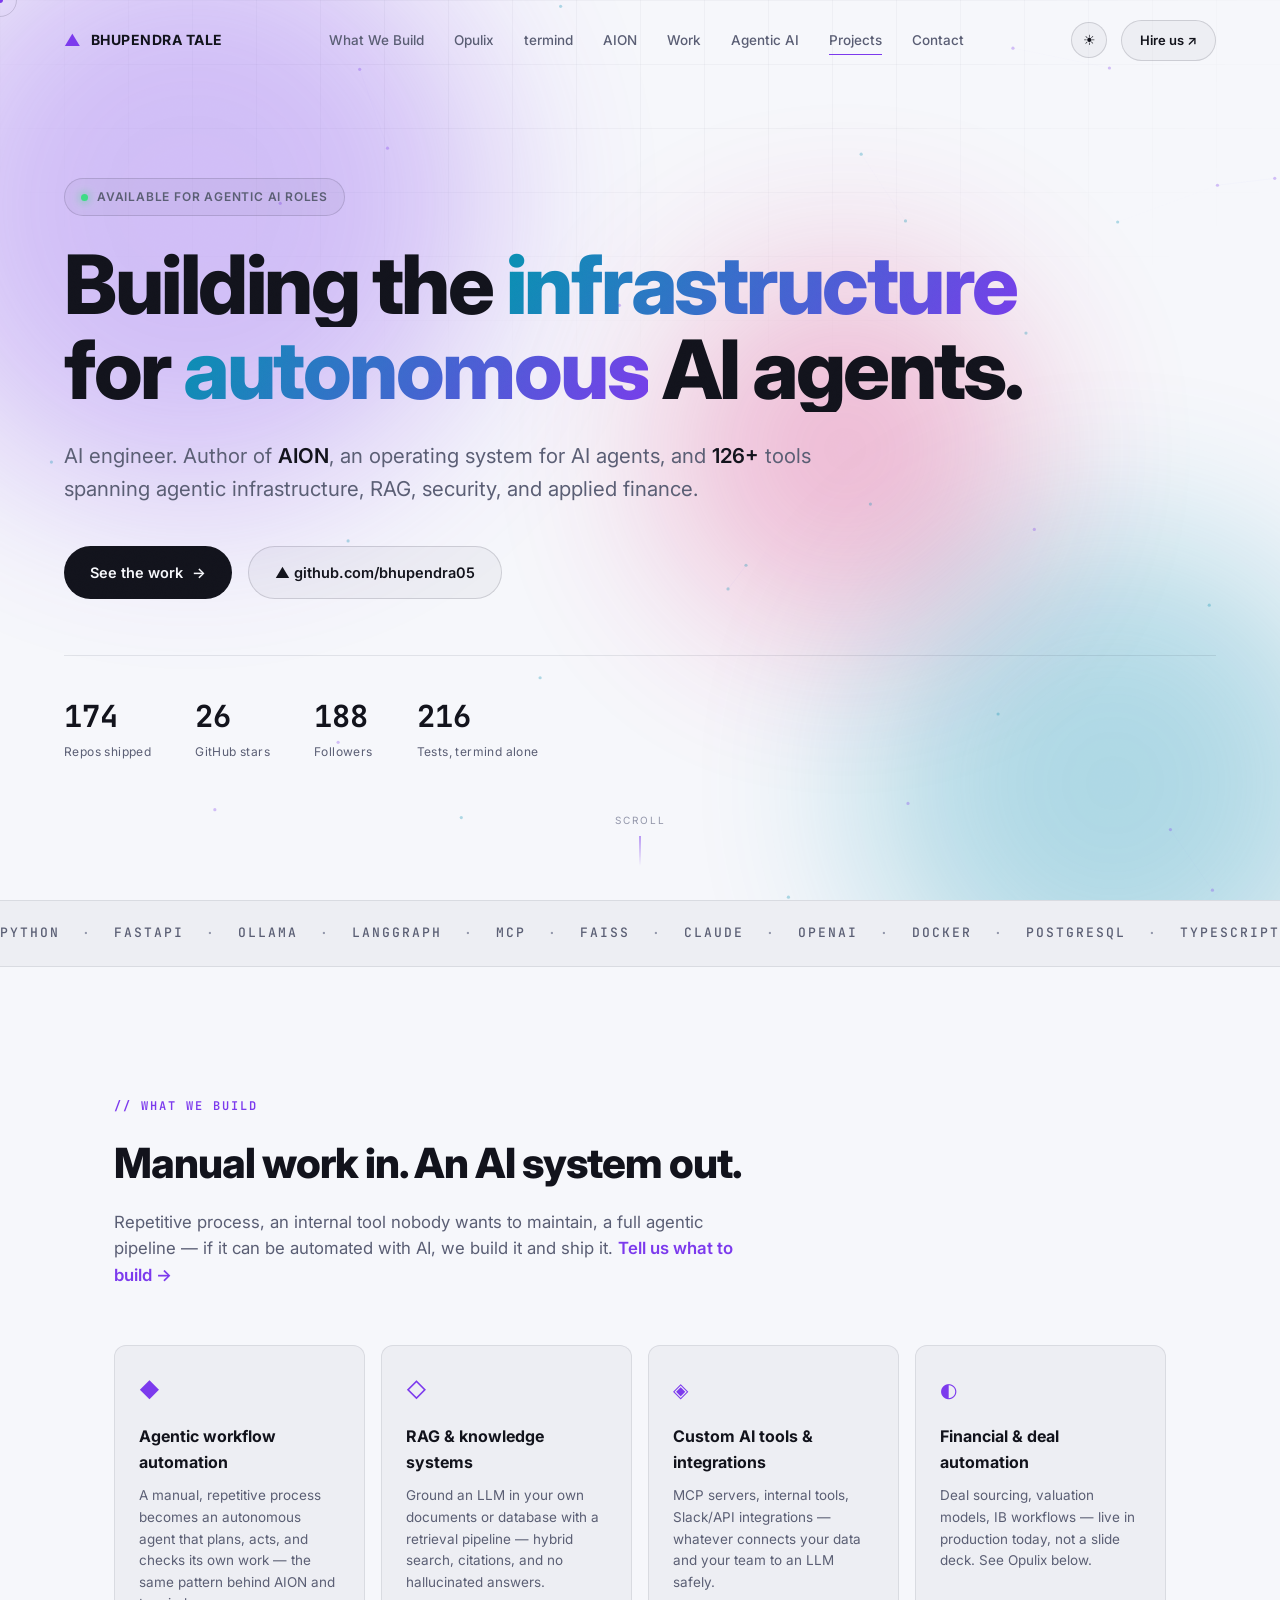
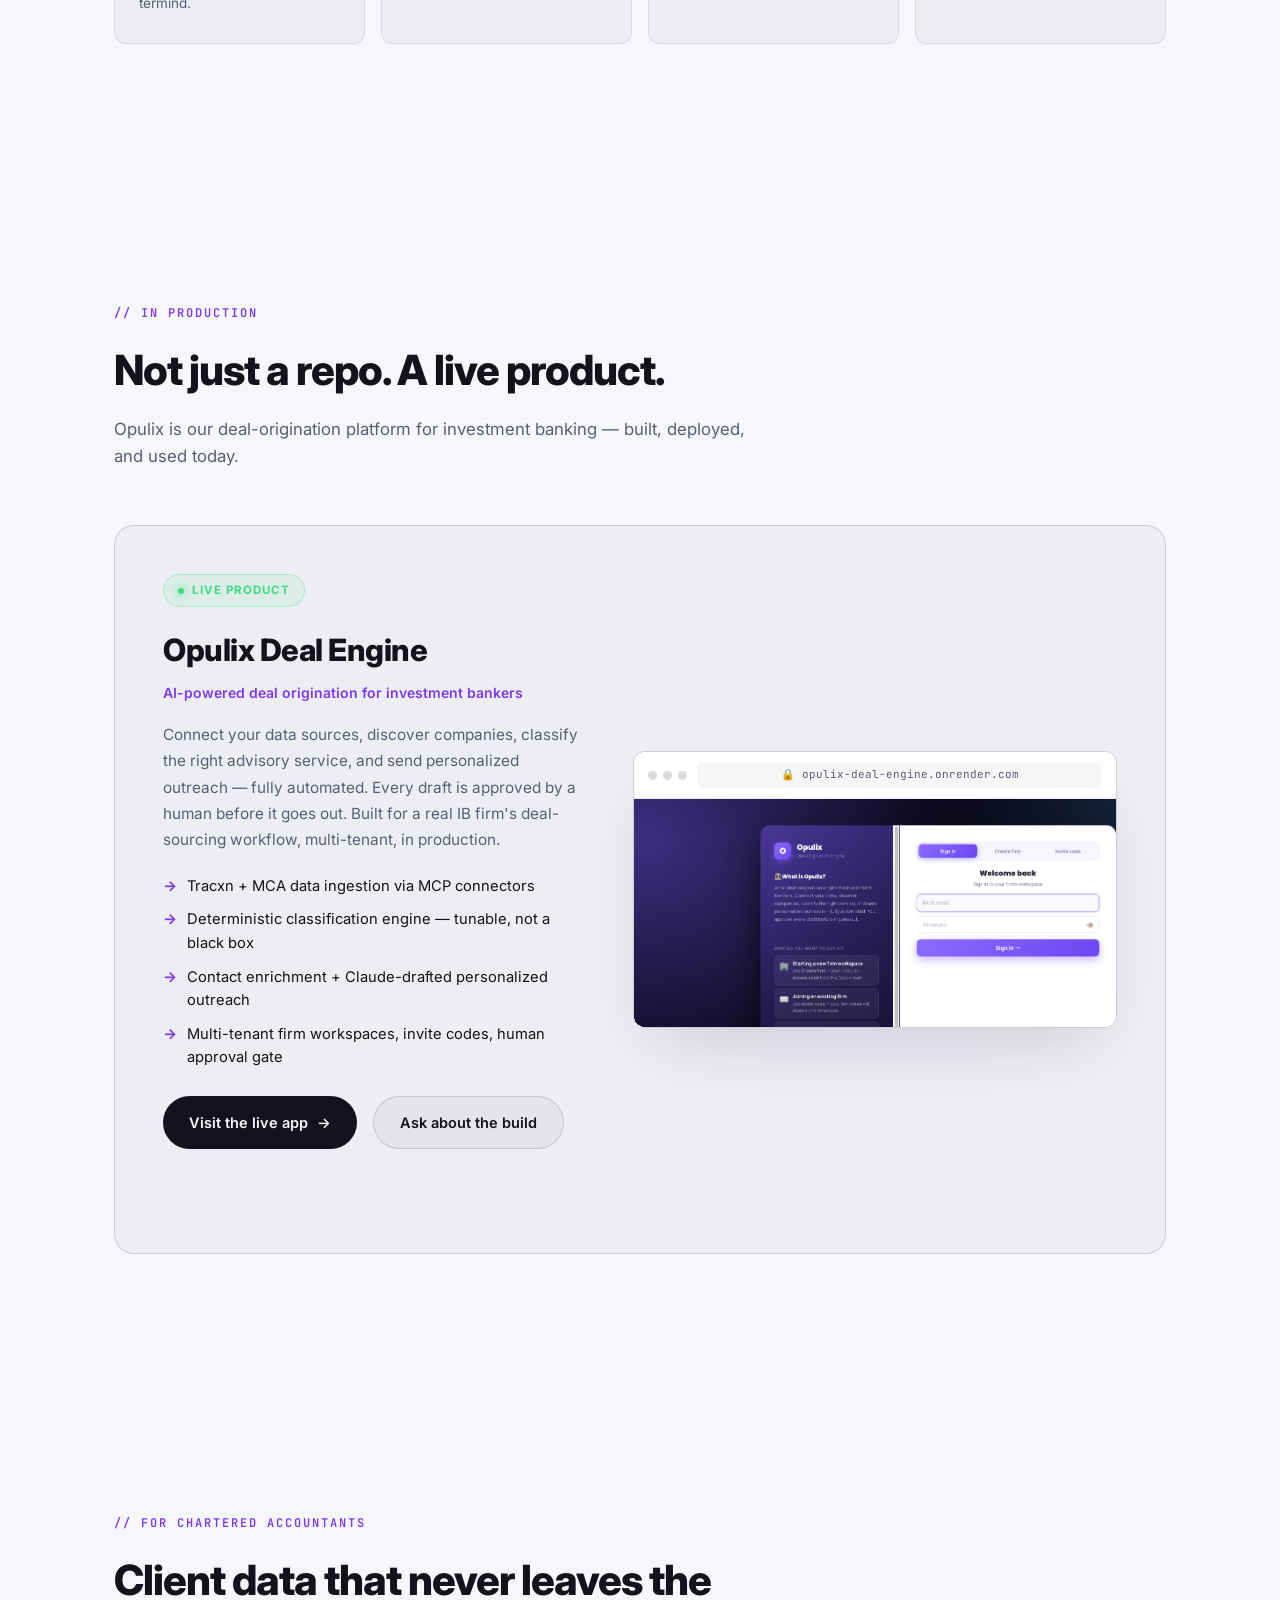
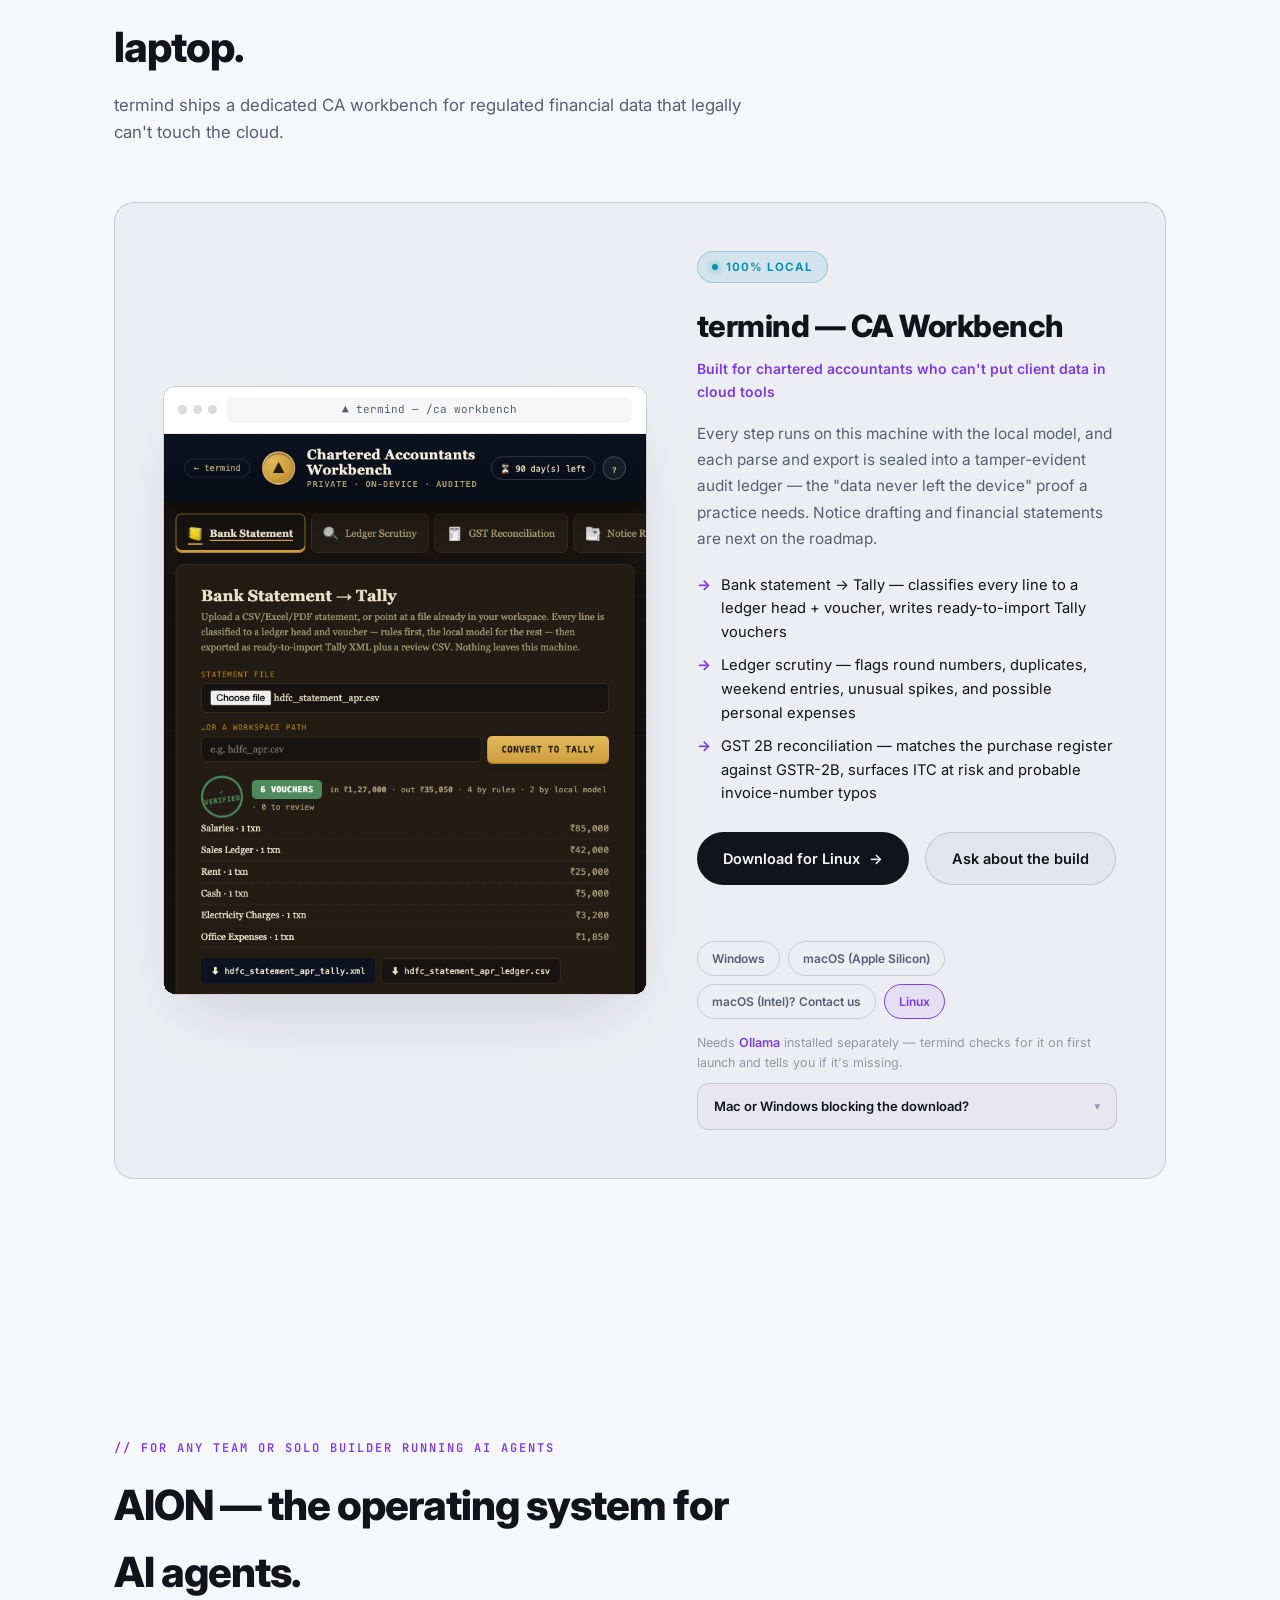
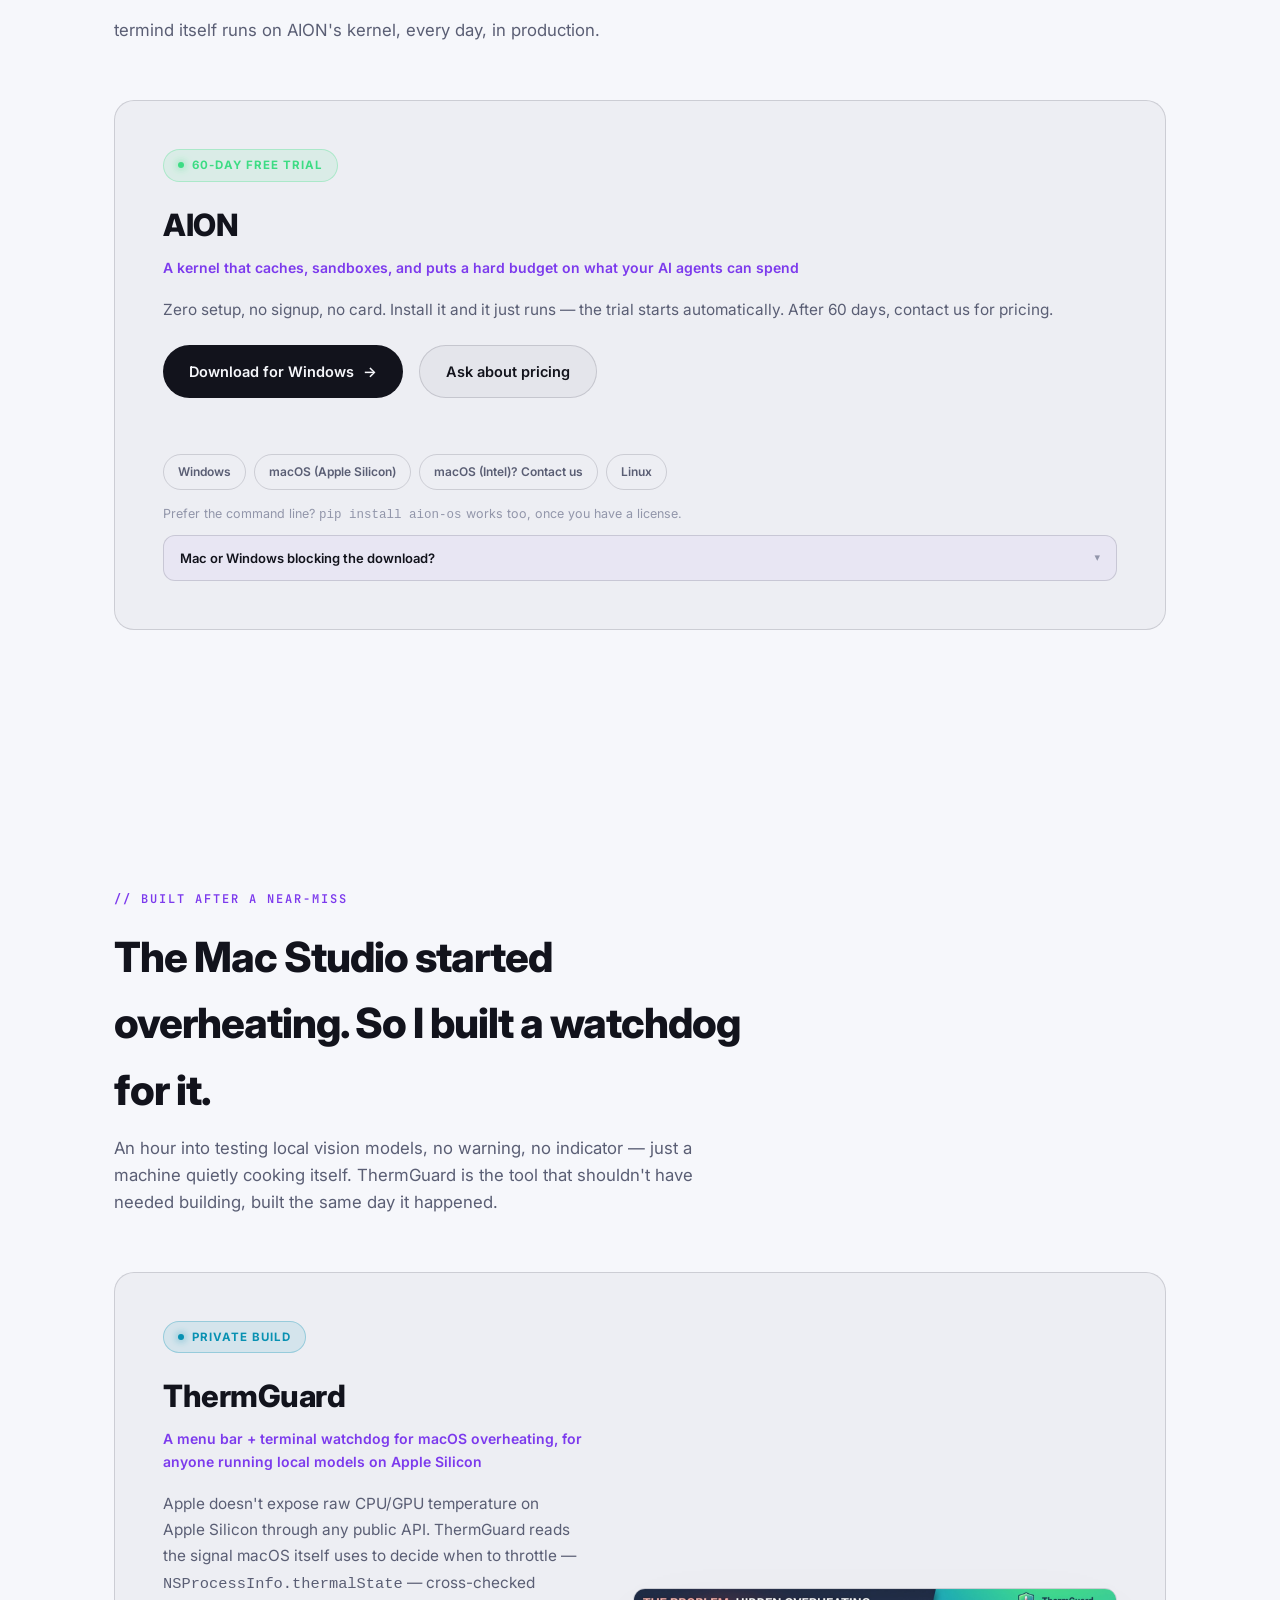
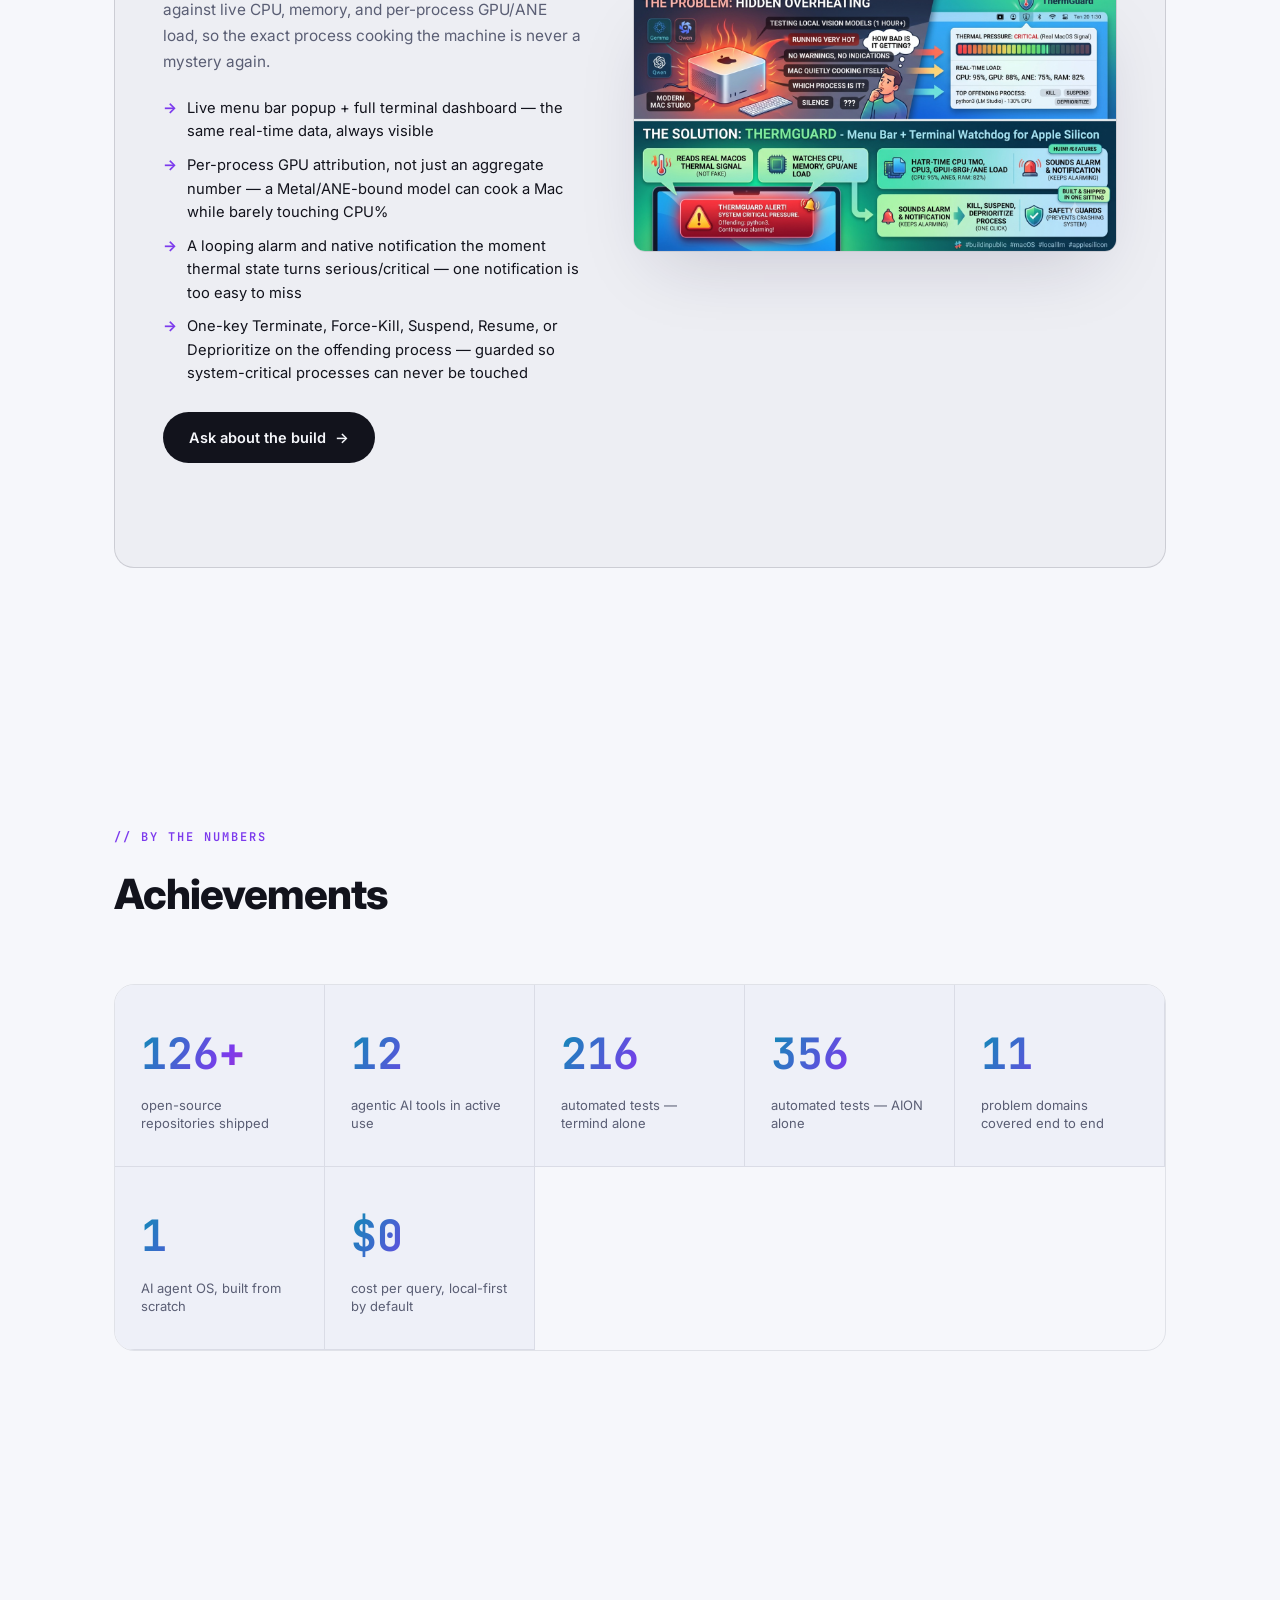
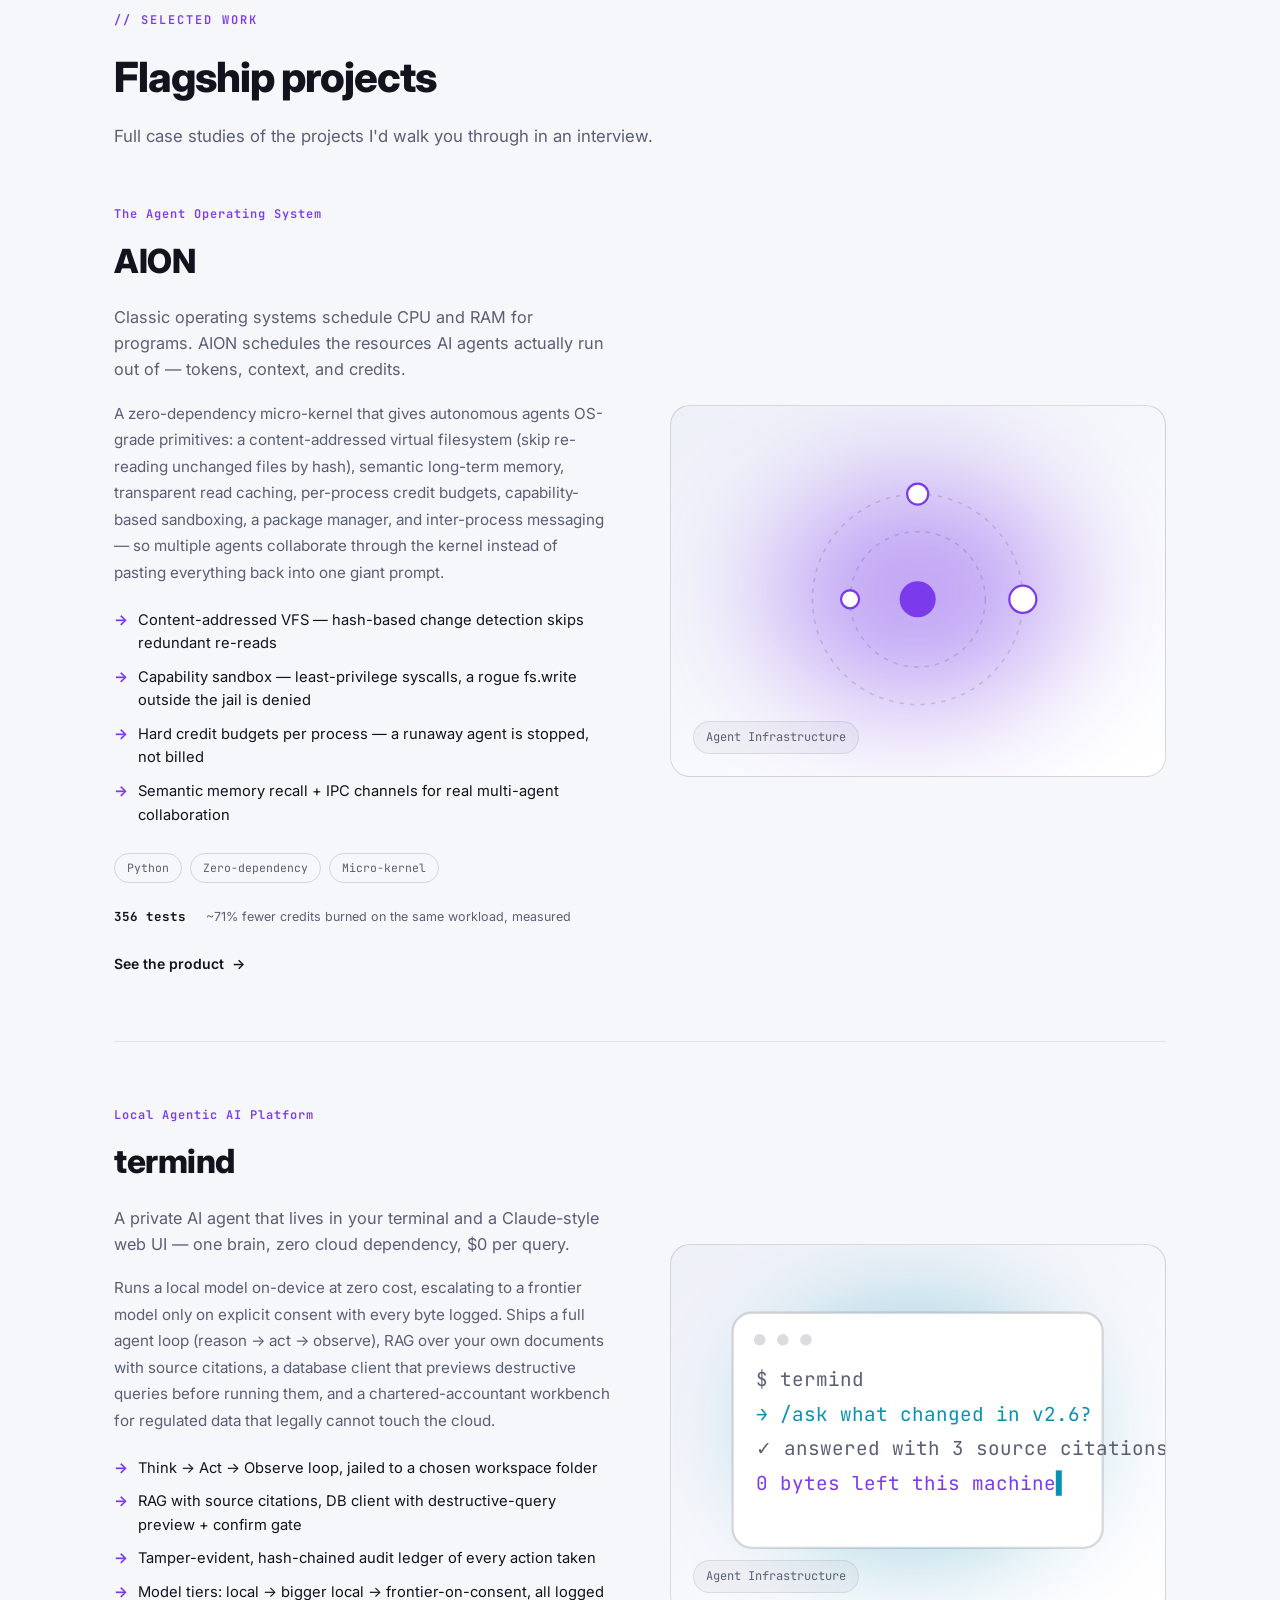
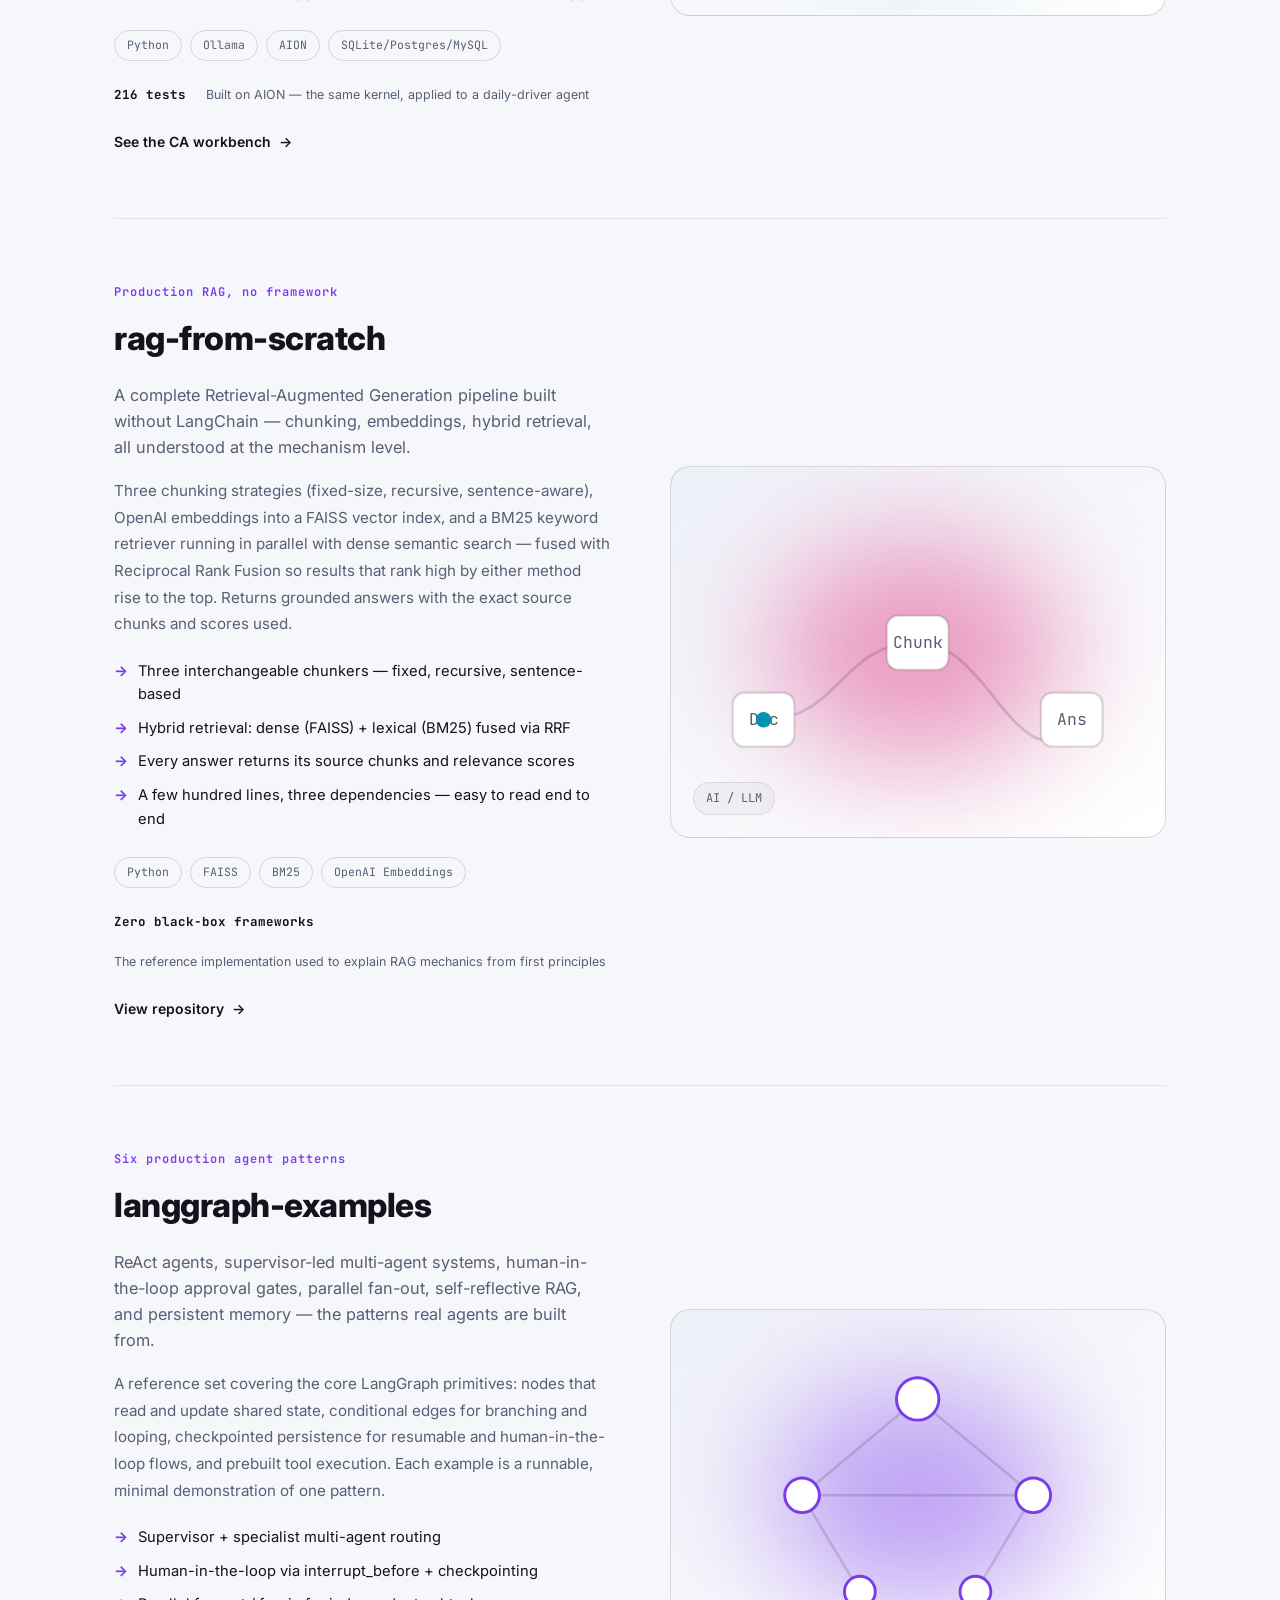
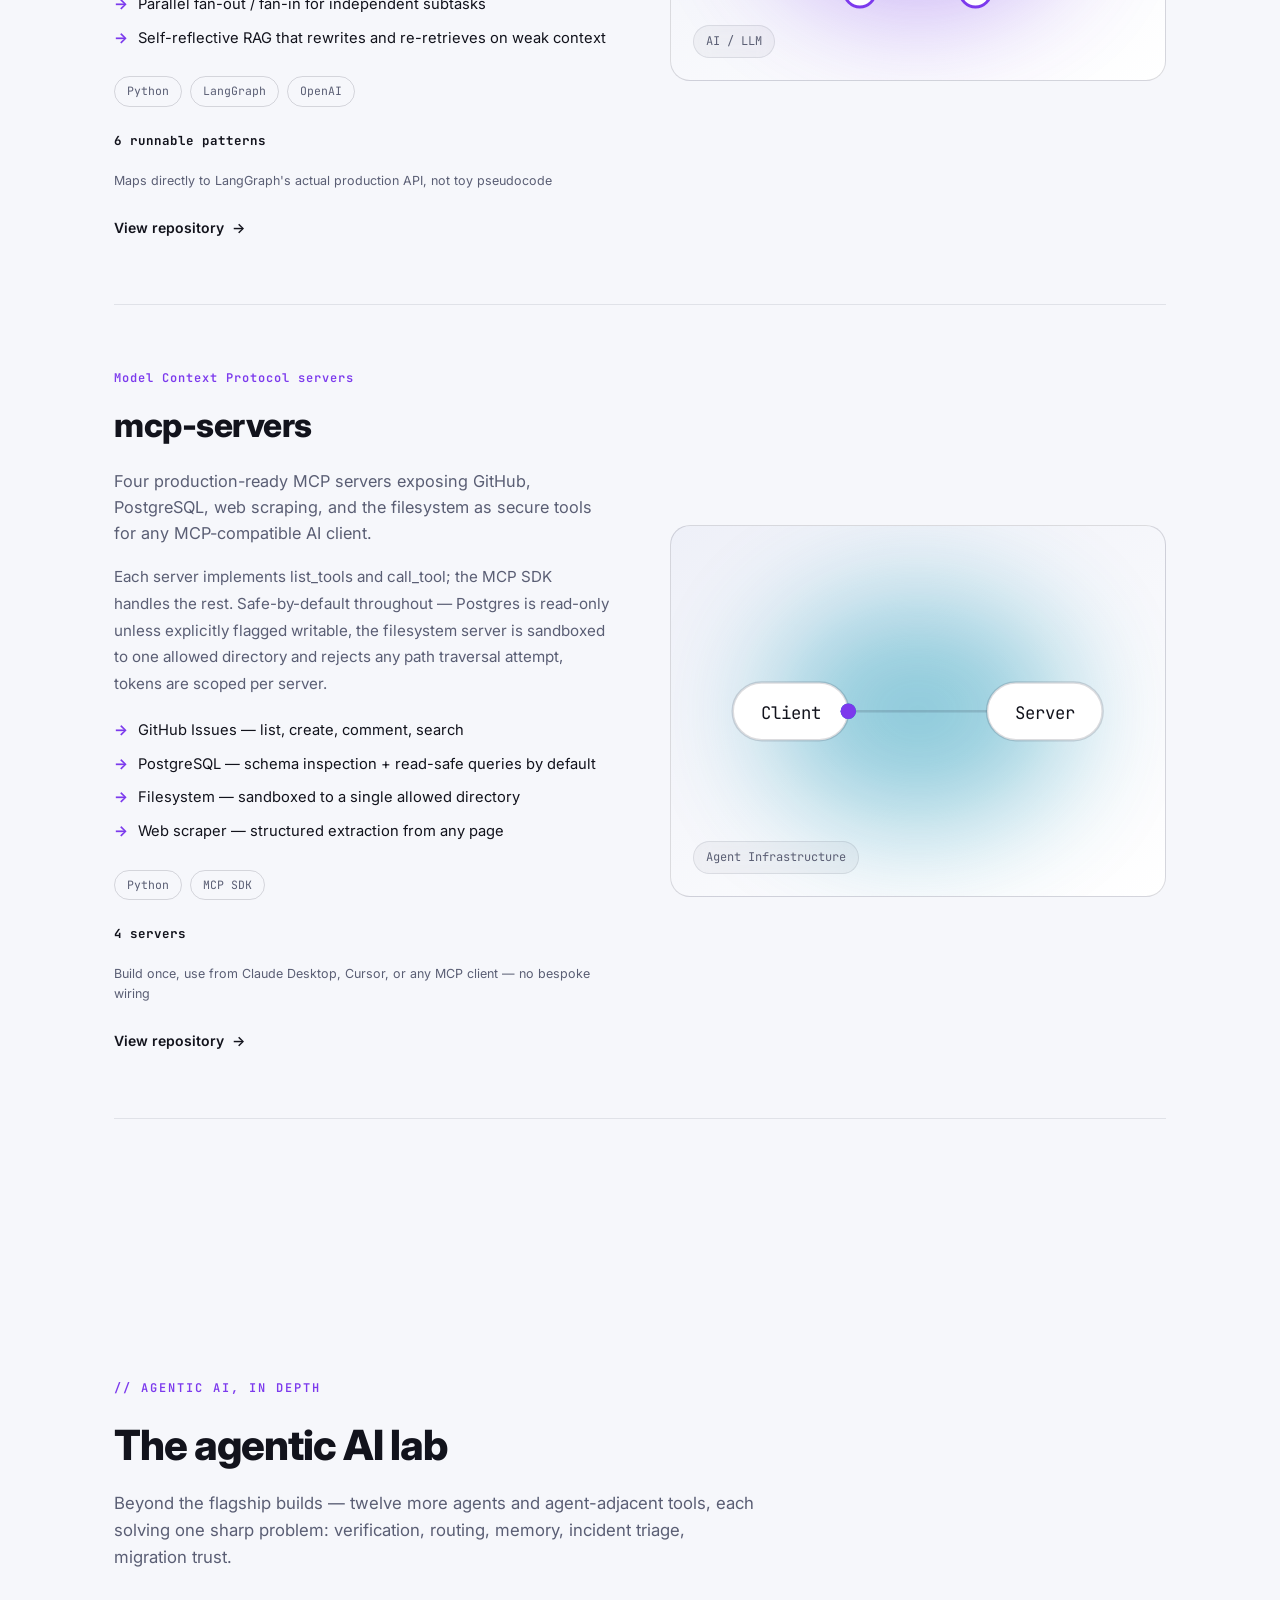
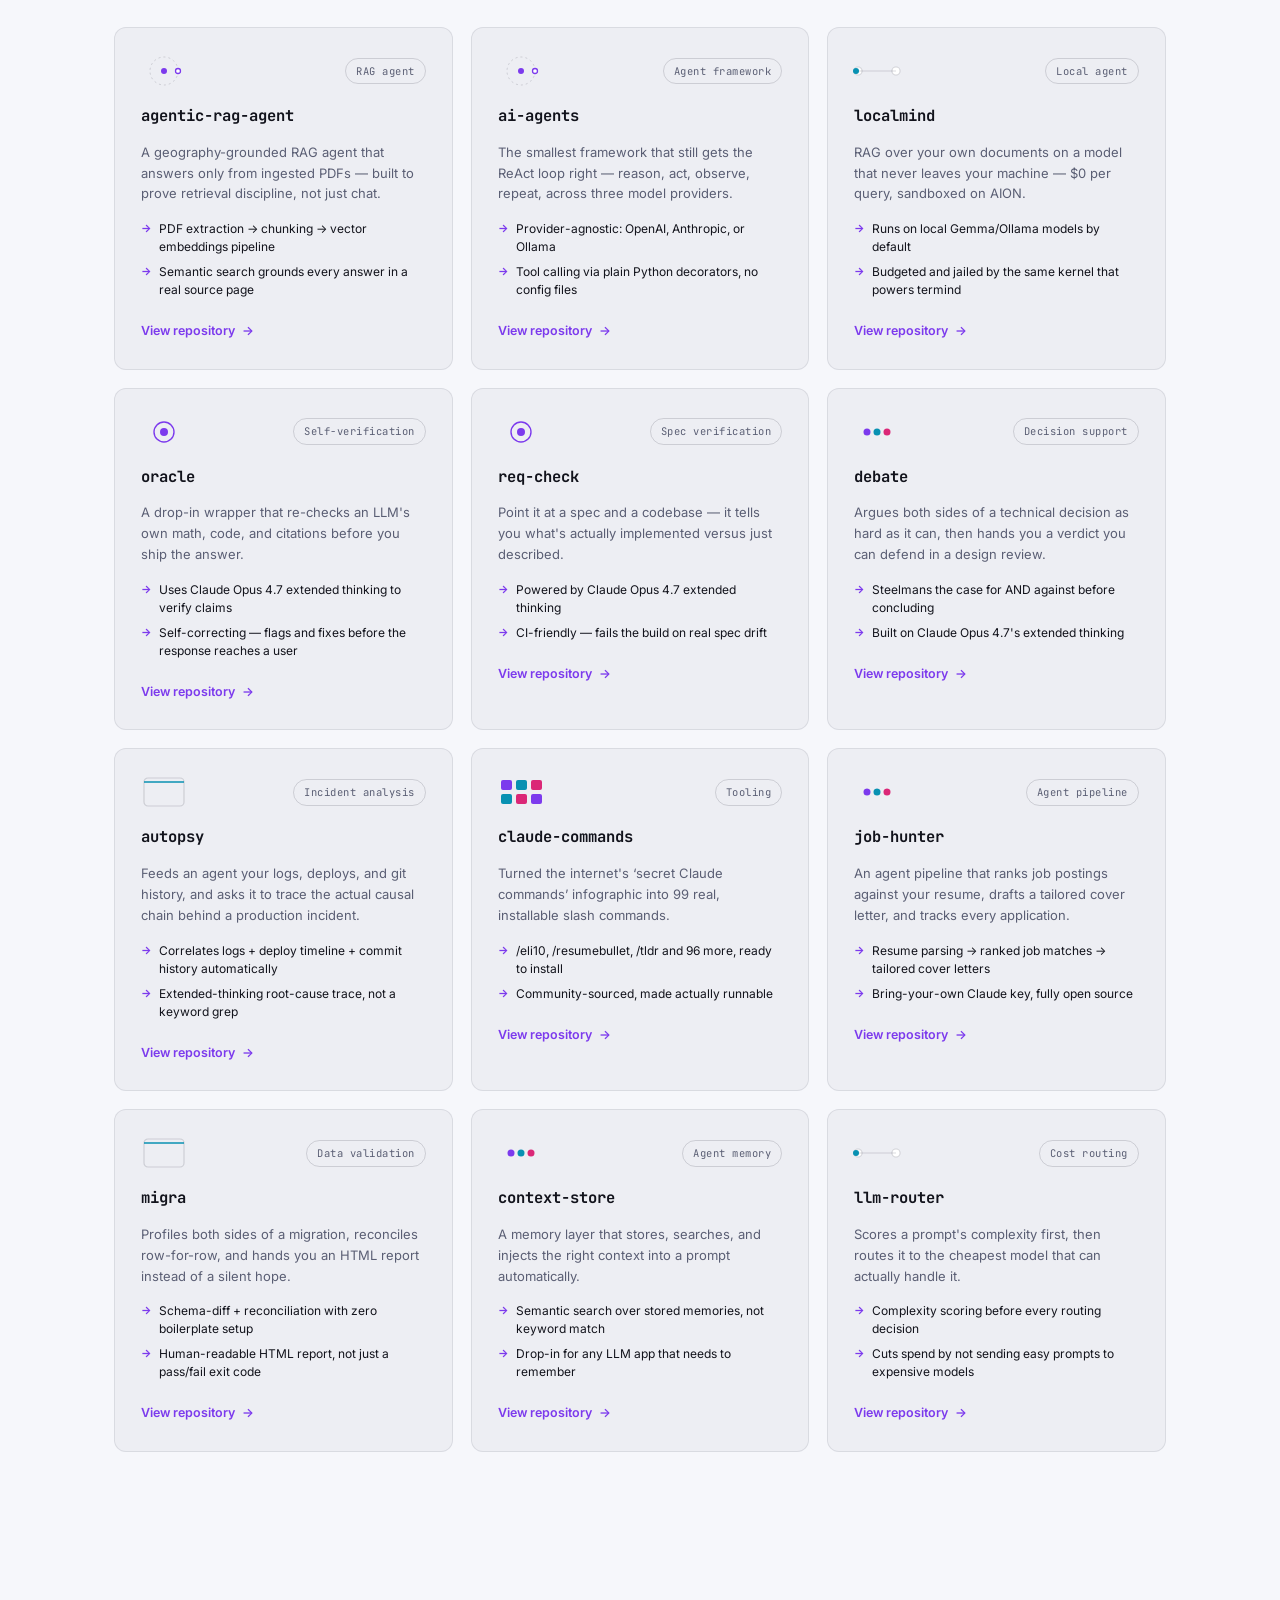
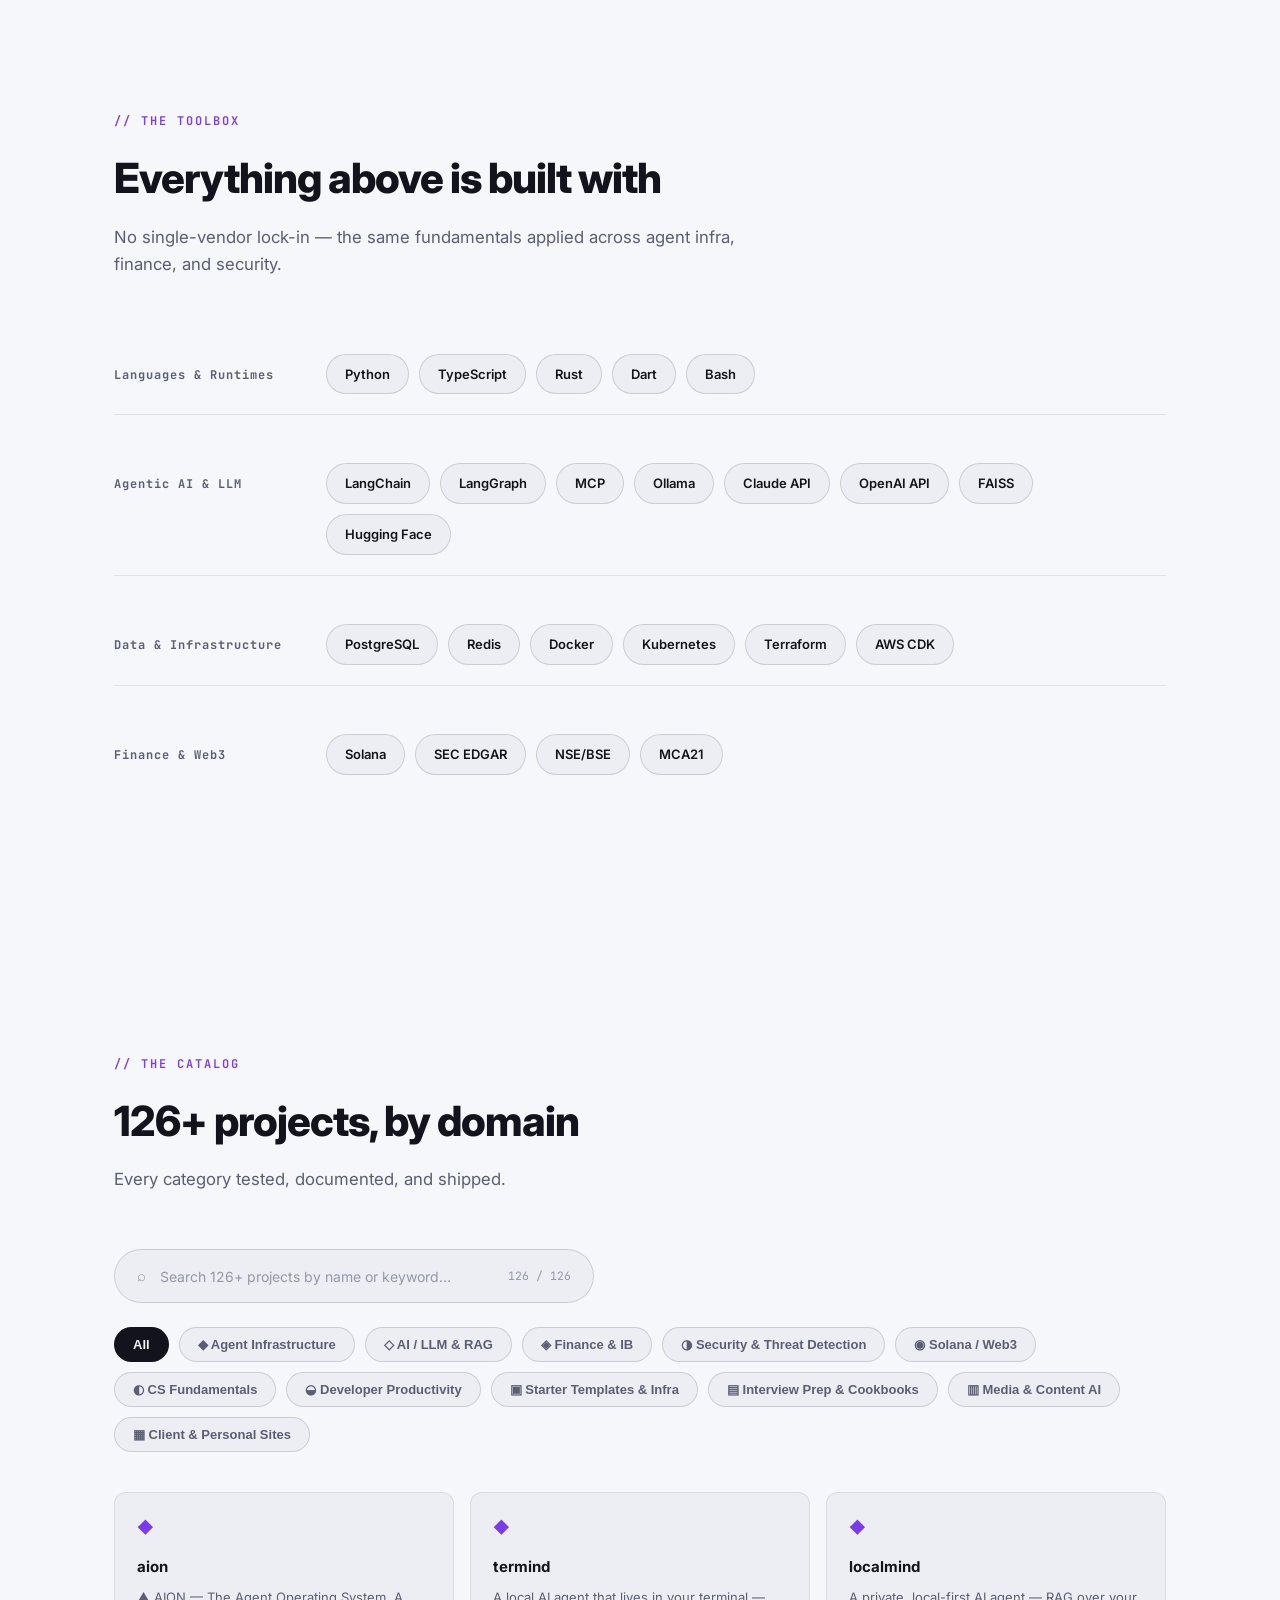
<file: index.html>
<!doctype html>
<html lang="en" data-theme="light">
<head>
<meta charset="utf-8">
<meta name="viewport" content="width=device-width, initial-scale=1">
<script>try{var t=JSON.parse(localStorage.getItem("pf:theme"));if(t)document.documentElement.setAttribute("data-theme",t);}catch(e){}</script>
<title>Bhupendra Tale — Agentic AI Engineer · LLM Infrastructure · AION</title>
<meta name="description" content="Bhupendra Tale — AI engineer building agentic AI infrastructure. Author of AION (an operating system for AI agents), termind, RAG pipelines, and 126+ tools across agent infrastructure, LLM tooling, and applied finance.">
<meta name="keywords" content="agentic AI, AI agents, AI engineer, LLM infrastructure, RAG, retrieval augmented generation, MCP, Model Context Protocol, LangGraph, autonomous agents, AI agent developer, Bhupendra Tale">
<meta name="author" content="Bhupendra Tale">
<link rel="canonical" href="https://bhupendra05.github.io/bhupendra05/">
<meta name="theme-color" content="#f6f7fb">
<link rel="icon" href="data:,">
<link rel="preconnect" href="https://fonts.googleapis.com">
<link rel="preconnect" href="https://fonts.gstatic.com" crossorigin>
<link href="https://fonts.googleapis.com/css2?family=Inter:wght@400;500;600;700;800;900&family=JetBrains+Mono:wght@400;500;600;700&display=swap" rel="stylesheet">

<!-- Open Graph / Twitter — social share + link-unfurl previews -->
<meta property="og:type" content="profile">
<meta property="og:site_name" content="Bhupendra Tale">
<meta property="og:title" content="Bhupendra Tale — Agentic AI Engineer · LLM Infrastructure">
<meta property="og:description" content="Author of AION, an operating system for AI agents, and 126+ tools spanning agentic infrastructure, RAG, security, and applied finance.">
<meta property="og:url" content="https://bhupendra05.github.io/bhupendra05/">
<meta property="og:image" content="https://bhupendra05.github.io/bhupendra05/assets/og-image.jpg">
<meta property="og:image:width" content="1200">
<meta property="og:image:height" content="630">
<meta name="twitter:card" content="summary_large_image">
<meta name="twitter:title" content="Bhupendra Tale — Agentic AI Engineer · LLM Infrastructure">
<meta name="twitter:description" content="Author of AION, an operating system for AI agents, and 126+ tools spanning agentic infrastructure, RAG, security, and applied finance.">
<meta name="twitter:image" content="https://bhupendra05.github.io/bhupendra05/assets/og-image.jpg">

<!-- Structured data — helps search engines associate this page with "agentic AI" as a topic/entity -->
<script type="application/ld+json">
{
  "@context": "https://schema.org",
  "@type": "Person",
  "name": "Bhupendra Tale",
  "url": "https://bhupendra05.github.io/bhupendra05/",
  "image": "https://bhupendra05.github.io/bhupendra05/assets/og-image.jpg",
  "jobTitle": "AI Engineer",
  "description": "AI engineer building agentic AI infrastructure — author of AION, an operating system for AI agents, and 126+ tools spanning agent infrastructure, RAG, and applied finance.",
  "sameAs": [
    "https://github.com/bhupendra05",
    "https://www.linkedin.com/in/bhupendra-tale95b3b11b4"
  ],
  "knowsAbout": ["Agentic AI", "AI Agents", "LLM Infrastructure", "Retrieval-Augmented Generation", "Model Context Protocol", "LangGraph", "Autonomous Agents"]
}
</script>

<!-- GitHub Pages doesn't set short cache lifetimes on static assets — bump ?v= on every
     dashboard.css/dashboard.js edit or returning visitors can get a stale mix of old CSS/JS
     with new HTML (this bit a real visitor once: empty-looking cards, unstyled form). -->
<link rel="stylesheet" href="dashboard.css?v=12">
</head>
<body>
  <div id="preloader"><div class="pl-mark">▲</div><div class="pl-bar"><span></span></div></div>

  <div id="cursor" aria-hidden="true"><div class="cur-dot"></div><div class="cur-ring"></div></div>
  <canvas id="fx" aria-hidden="true"></canvas>
  <div id="grid-overlay" aria-hidden="true"></div>
  <div id="noise" aria-hidden="true"></div>
  <div id="progress" aria-hidden="true"></div>

  <nav id="nav">
    <a href="#top" class="nav-brand"><span class="nb-mark">▲</span>BHUPENDRA TALE</a>
    <div class="nav-links">
      <a href="#services" data-nav>What We Build</a>
      <a href="#opulix" data-nav>Opulix</a>
      <a href="#termind-ca" data-nav>termind</a>
      <a href="#aion" data-nav>AION</a>
      <a href="#flagship" data-nav>Work</a>
      <a href="#agentic-lab" data-nav>Agentic AI</a>
      <a href="#projects" data-nav>Projects</a>
      <a href="#contact" data-nav>Contact</a>
    </div>
    <div class="nav-right">
      <button id="theme-toggle" aria-label="Toggle theme"><span class="ti-sun">☀</span><span class="ti-moon">☾</span></button>
      <a class="nav-cta magnetic" href="#contact" data-nav>Hire us ↗</a>
    </div>
    <button id="nav-burger" aria-label="Menu"><span></span><span></span><span></span></button>
  </nav>
  <div id="mobile-menu">
    <a href="#services" data-nav>What We Build</a>
    <a href="#opulix" data-nav>Opulix</a>
    <a href="#termind-ca" data-nav>termind</a>
    <a href="#aion" data-nav>AION</a>
    <a href="#flagship" data-nav>Work</a>
    <a href="#agentic-lab" data-nav>Agentic AI</a>
    <a href="#stack" data-nav>Tech Stack</a>
    <a href="#projects" data-nav>Projects</a>
    <a href="#intel" data-nav>Live Data</a>
    <a href="#contact" data-nav>Contact</a>
  </div>

  <main id="top">

    <!-- ================= HERO ================= -->
    <section id="hero">
      <div class="hero-bg"><div class="mesh m1"></div><div class="mesh m2"></div><div class="mesh m3"></div></div>
      <div class="hero-inner">
        <div class="reveal badge-row">
          <span class="badge"><span class="dot"></span>AVAILABLE FOR AGENTIC AI ROLES</span>
        </div>
        <h1 class="hero-title" id="hero-title">
          <span class="reveal-line"><span class="reveal-word">Building</span> <span class="reveal-word">the</span> <span class="reveal-word grad-text">infrastructure</span></span>
          <span class="reveal-line"><span class="reveal-word">for</span> <span class="reveal-word grad-text">autonomous</span> <span class="reveal-word">AI</span> <span class="reveal-word">agents.</span></span>
        </h1>
        <p class="hero-sub reveal">AI engineer. Author of <b>AION</b>, an operating system for AI agents, and <b>126+</b> tools spanning agentic infrastructure, RAG, security, and applied finance.</p>
        <div class="hero-cta reveal">
          <a href="#flagship" class="btn btn-primary magnetic" data-nav>See the work <span class="arrow">→</span></a>
          <a href="https://github.com/bhupendra05" target="_blank" rel="noopener" class="btn btn-ghost magnetic">▲ github.com/bhupendra05</a>
        </div>
        <div class="hero-stats reveal" id="hero-stats"></div>
      </div>
      <div class="scroll-cue"><span>SCROLL</span><div class="cue-line"></div></div>
    </section>

    <!-- ================= LOGO / STACK MARQUEE ================= -->
    <section class="marquee-strip">
      <div class="mq-track">
        <span>PYTHON</span><span>·</span><span>FASTAPI</span><span>·</span><span>OLLAMA</span><span>·</span><span>LANGGRAPH</span><span>·</span>
        <span>MCP</span><span>·</span><span>FAISS</span><span>·</span><span>CLAUDE</span><span>·</span><span>OPENAI</span><span>·</span>
        <span>DOCKER</span><span>·</span><span>POSTGRESQL</span><span>·</span><span>TYPESCRIPT</span><span>·</span>
        <span>PYTHON</span><span>·</span><span>FASTAPI</span><span>·</span><span>OLLAMA</span><span>·</span><span>LANGGRAPH</span><span>·</span>
        <span>MCP</span><span>·</span><span>FAISS</span><span>·</span><span>CLAUDE</span><span>·</span><span>OPENAI</span><span>·</span>
        <span>DOCKER</span><span>·</span><span>POSTGRESQL</span><span>·</span><span>TYPESCRIPT</span><span>·</span>
      </div>
    </section>

    <!-- ================= WHAT WE BUILD ================= -->
    <section id="services" class="section">
      <div class="section-head reveal">
        <span class="eyebrow">// WHAT WE BUILD</span>
        <h2>Manual work in. An AI system out.</h2>
        <p>Repetitive process, an internal tool nobody wants to maintain, a full agentic pipeline — if it can be automated with AI, we build it and ship it. <a href="#contact" data-nav class="inline-link">Tell us what to build →</a></p>
      </div>
      <div class="svc-grid" id="svc-grid"></div>
    </section>

    <!-- ================= FEATURED PRODUCT: OPULIX ================= -->
    <section id="opulix" class="section">
      <div class="section-head reveal">
        <span class="eyebrow">// IN PRODUCTION</span>
        <h2>Not just a repo. A live product.</h2>
        <p>Opulix is our deal-origination platform for investment banking — built, deployed, and used today.</p>
      </div>
      <div class="feature-card reveal">
        <div class="opulix-copy">
          <span class="live-badge"><span class="dot"></span>LIVE PRODUCT</span>
          <h3 class="feature-name">Opulix Deal Engine</h3>
          <p class="feature-tag">AI-powered deal origination for investment bankers</p>
          <p class="feature-desc">Connect your data sources, discover companies, classify the right advisory service, and send personalized outreach — fully automated. Every draft is approved by a human before it goes out. Built for a real IB firm's deal-sourcing workflow, multi-tenant, in production.</p>
          <ul class="flag-features">
            <li>Tracxn + MCA data ingestion via MCP connectors</li>
            <li>Deterministic classification engine — tunable, not a black box</li>
            <li>Contact enrichment + Claude-drafted personalized outreach</li>
            <li>Multi-tenant firm workspaces, invite codes, human approval gate</li>
          </ul>
          <div class="hero-cta">
            <a href="https://opulix-deal-engine.onrender.com/" target="_blank" rel="noopener" class="btn btn-primary magnetic">Visit the live app <span class="arrow">→</span></a>
            <a href="#contact" data-nav class="btn btn-ghost magnetic">Ask about the build</a>
          </div>
        </div>
        <a class="feature-visual" href="https://opulix-deal-engine.onrender.com/" target="_blank" rel="noopener" aria-label="Visit Opulix Deal Engine">
          <div class="browser-chrome">
            <div class="bc-dots"><span></span><span></span><span></span></div>
            <div class="bc-url">🔒 opulix-deal-engine.onrender.com</div>
          </div>
          <img src="assets/opulix-screenshot.png" alt="Opulix Deal Engine sign-in screen" loading="lazy">
        </a>
      </div>
    </section>

    <!-- ================= FEATURED PRODUCT: TERMIND CA WORKBENCH ================= -->
    <section id="termind-ca" class="section">
      <div class="section-head reveal">
        <span class="eyebrow">// FOR CHARTERED ACCOUNTANTS</span>
        <h2>Client data that never leaves the laptop.</h2>
        <p>termind ships a dedicated CA workbench for regulated financial data that legally can't touch the cloud.</p>
      </div>
      <div class="feature-card reverse reveal">
        <div class="opulix-copy">
          <span class="live-badge local"><span class="dot"></span>100% LOCAL</span>
          <h3 class="feature-name">termind — CA Workbench</h3>
          <p class="feature-tag">Built for chartered accountants who can't put client data in cloud tools</p>
          <p class="feature-desc">Every step runs on this machine with the local model, and each parse and export is sealed into a tamper-evident audit ledger — the "data never left the device" proof a practice needs. Notice drafting and financial statements are next on the roadmap.</p>
          <ul class="flag-features">
            <li>Bank statement → Tally — classifies every line to a ledger head + voucher, writes ready-to-import Tally vouchers</li>
            <li>Ledger scrutiny — flags round numbers, duplicates, weekend entries, unusual spikes, and possible personal expenses</li>
            <li>GST 2B reconciliation — matches the purchase register against GSTR-2B, surfaces ITC at risk and probable invoice-number typos</li>
          </ul>
          <div class="hero-cta">
            <a href="downloads/termind.exe" download id="dl-primary" class="btn btn-primary magnetic">Download for Windows <span class="arrow">→</span></a>
            <a href="#contact" data-nav class="btn btn-ghost magnetic">Ask about the build</a>
          </div>
          <div class="dl-platforms" id="dl-platforms">
            <a href="downloads/termind.exe" download data-platform="windows">Windows</a>
            <a href="downloads/termind-macos-arm64" download data-platform="mac-arm">macOS (Apple Silicon)</a>
            <a href="#contact" data-nav data-platform="mac-intel" title="Not packaged yet — reach out and we'll sort you out">macOS (Intel)? Contact us</a>
            <a href="downloads/termind-linux" download data-platform="linux">Linux</a>
          </div>
          <p class="dl-note">Needs <a href="https://ollama.com/download" target="_blank" rel="noopener" class="inline-link">Ollama</a> installed separately — termind checks for it on first launch and tells you if it's missing.</p>
          <details class="dl-security">
            <summary>Mac or Windows blocking the download? <span class="chev">▾</span></summary>
            <div class="dl-security-body">
              <p><strong>macOS — "Apple could not verify... is free of malware":</strong> the app isn't notarized by Apple (that needs a paid developer account we haven't set up yet), so Gatekeeper blocks it by default. Fix it in <strong>System Settings → Privacy &amp; Security</strong> — scroll down to the blocked-app notice and click <strong>Open Anyway</strong>, then confirm. Or in Terminal: <code>xattr -d com.apple.quarantine ~/Downloads/termind-macos-arm64 &amp;&amp; chmod +x ~/Downloads/termind-macos-arm64</code></p>
              <p><strong>Windows — "Windows protected your PC":</strong> click <strong>More info</strong>, then <strong>Run anyway</strong>. Same reason — no code-signing certificate yet.</p>
              <p>Nothing about the binary itself is hidden — it's built straight from source via CI and smoke-tested on the real target OS before being published. There's just no paid Apple/Microsoft certificate attached to it yet.</p>
            </div>
          </details>
        </div>
        <a class="feature-visual" href="downloads/termind.exe" download id="dl-visual" aria-label="Download termind">
          <div class="browser-chrome">
            <div class="bc-dots"><span></span><span></span><span></span></div>
            <div class="bc-url">▲ termind — /ca workbench</div>
          </div>
          <img src="assets/termind-ca-workbench.png?v=2" alt="termind's standalone CA Workbench page — bank statement converted to Tally vouchers, with tabs for ledger scrutiny, GST 2B reconciliation, notice replies, and financial statements" loading="lazy">
        </a>
      </div>
    </section>

    <!-- ================= AION DOWNLOAD ================= -->
    <section id="aion" class="section">
      <div class="section-head reveal">
        <span class="eyebrow">// FOR ANY TEAM OR SOLO BUILDER RUNNING AI AGENTS</span>
        <h2>AION — the operating system for AI agents.</h2>
        <p>termind itself runs on AION's kernel, every day, in production.</p>
      </div>
      <div class="feature-card reveal" style="grid-template-columns:1fr;">
        <div class="opulix-copy">
          <span class="live-badge"><span class="dot"></span>60-DAY FREE TRIAL</span>
          <h3 class="feature-name">AION</h3>
          <p class="feature-tag">A kernel that caches, sandboxes, and puts a hard budget on what your AI agents can spend</p>
          <p class="feature-desc">Zero setup, no signup, no card. Install it and it just runs — the trial starts automatically. After 60 days, contact us for pricing.</p>
          <div class="hero-cta">
            <a href="downloads/aion.exe" download class="btn btn-primary magnetic">Download for Windows <span class="arrow">→</span></a>
            <a href="#contact" data-nav class="btn btn-ghost magnetic">Ask about pricing</a>
          </div>
          <div class="dl-platforms">
            <a href="downloads/aion.exe" download data-platform="windows">Windows</a>
            <a href="downloads/aion-macos-arm64" download data-platform="mac-arm">macOS (Apple Silicon)</a>
            <a href="#contact" data-nav data-platform="mac-intel" title="Not packaged yet — reach out and we'll sort you out">macOS (Intel)? Contact us</a>
            <a href="downloads/aion-linux" download data-platform="linux">Linux</a>
          </div>
          <p class="dl-note">Prefer the command line? <code>pip install aion-os</code> works too, once you have a license.</p>
          <details class="dl-security">
            <summary>Mac or Windows blocking the download? <span class="chev">▾</span></summary>
            <div class="dl-security-body">
              <p><strong>macOS — "Apple could not verify... is free of malware":</strong> the app isn't notarized by Apple yet, so Gatekeeper blocks it by default. Fix it in <strong>System Settings → Privacy &amp; Security</strong> — scroll to the blocked-app notice and click <strong>Open Anyway</strong>, then confirm. Or in Terminal: <code>xattr -d com.apple.quarantine ~/Downloads/aion-macos-arm64 &amp;&amp; chmod +x ~/Downloads/aion-macos-arm64</code></p>
              <p><strong>Windows — "Windows protected your PC":</strong> click <strong>More info</strong>, then <strong>Run anyway</strong>. Same reason — no code-signing certificate yet.</p>
              <p>Nothing about the binary itself is hidden — it's built straight from source via CI and smoke-tested on the real target OS before being published.</p>
            </div>
          </details>
        </div>
      </div>
    </section>

    <!-- ================= THERMGUARD ================= -->
    <section id="thermguard" class="section">
      <div class="section-head reveal">
        <span class="eyebrow">// BUILT AFTER A NEAR-MISS</span>
        <h2>The Mac Studio started overheating. So I built a watchdog for it.</h2>
        <p>An hour into testing local vision models, no warning, no indicator — just a machine quietly cooking itself. ThermGuard is the tool that shouldn't have needed building, built the same day it happened.</p>
      </div>
      <div class="feature-card reveal">
        <div class="opulix-copy">
          <span class="live-badge local"><span class="dot"></span>PRIVATE BUILD</span>
          <h3 class="feature-name">ThermGuard</h3>
          <p class="feature-tag">A menu bar + terminal watchdog for macOS overheating, for anyone running local models on Apple Silicon</p>
          <p class="feature-desc">Apple doesn't expose raw CPU/GPU temperature on Apple Silicon through any public API. ThermGuard reads the signal macOS itself uses to decide when to throttle — <code>NSProcessInfo.thermalState</code> — cross-checked against live CPU, memory, and per-process GPU/ANE load, so the exact process cooking the machine is never a mystery again.</p>
          <ul class="flag-features">
            <li>Live menu bar popup + full terminal dashboard — the same real-time data, always visible</li>
            <li>Per-process GPU attribution, not just an aggregate number — a Metal/ANE-bound model can cook a Mac while barely touching CPU%</li>
            <li>A looping alarm and native notification the moment thermal state turns serious/critical — one notification is too easy to miss</li>
            <li>One-key Terminate, Force-Kill, Suspend, Resume, or Deprioritize on the offending process — guarded so system-critical processes can never be touched</li>
          </ul>
          <div class="hero-cta">
            <a href="#contact" data-nav class="btn btn-primary magnetic">Ask about the build <span class="arrow">→</span></a>
          </div>
        </div>
        <div class="feature-visual">
          <img src="assets/thermguard-overview.jpg" alt="ThermGuard overview — the overheating problem during local vision-model testing, and the menu bar + terminal watchdog built to catch it" loading="lazy">
        </div>
      </div>
    </section>

    <!-- ================= ACHIEVEMENTS ================= -->
    <section id="achievements" class="section">
      <div class="section-head reveal">
        <span class="eyebrow">// BY THE NUMBERS</span>
        <h2>Achievements</h2>
      </div>
      <div class="ach-grid" id="ach-grid"></div>
    </section>

    <!-- ================= FLAGSHIP PROJECTS ================= -->
    <section id="flagship" class="section">
      <div class="section-head reveal">
        <span class="eyebrow">// SELECTED WORK</span>
        <h2>Flagship projects</h2>
        <p>Full case studies of the projects I'd walk you through in an interview.</p>
      </div>
      <div id="flagship-list"></div>
    </section>

    <!-- ================= AGENTIC AI LAB ================= -->
    <section id="agentic-lab" class="section">
      <div class="section-head reveal">
        <span class="eyebrow">// AGENTIC AI, IN DEPTH</span>
        <h2>The agentic AI lab</h2>
        <p>Beyond the flagship builds — twelve more agents and agent-adjacent tools, each solving one sharp problem: verification, routing, memory, incident triage, migration trust.</p>
      </div>
      <div class="lab-grid" id="lab-grid"></div>
    </section>

    <!-- ================= TECH STACK ================= -->
    <section id="stack" class="section">
      <div class="section-head reveal">
        <span class="eyebrow">// THE TOOLBOX</span>
        <h2>Everything above is built with</h2>
        <p>No single-vendor lock-in — the same fundamentals applied across agent infra, finance, and security.</p>
      </div>
      <div class="stack-groups" id="stack-groups"></div>
    </section>

    <!-- ================= ALL PROJECTS ================= -->
    <section id="projects" class="section">
      <div class="section-head reveal">
        <span class="eyebrow">// THE CATALOG</span>
        <h2>126+ projects, by domain</h2>
        <p>Every category tested, documented, and shipped.</p>
      </div>
      <div class="cat-search-row reveal">
        <div class="cat-search">
          <span class="cs-icon">⌕</span>
          <input type="text" id="cat-search" placeholder="Search 126+ projects by name or keyword…" autocomplete="off">
          <span class="cs-count" id="cs-count"></span>
        </div>
      </div>
      <div class="filter-row reveal" id="filter-row"></div>
      <div class="proj-grid" id="proj-grid"></div>
      <p class="proj-empty" id="proj-empty">No projects match that search.</p>
    </section>

    <!-- ================= LIVE INTEL ================= -->
    <section id="intel" class="section">
      <div class="section-head reveal">
        <span class="eyebrow">// LIVE, NOT A SCREENSHOT</span>
        <h2>Real-time GitHub intelligence</h2>
        <p>Refreshed daily, straight from the API. Every number here traces back to a real field — nothing simulated.</p>
      </div>
      <div class="stat-grid" id="stat-grid"></div>
      <div class="intel-grid">
        <div class="glass-card chart-card reveal">
          <div class="card-head">90-day traffic surveillance</div>
          <svg id="traffic-chart" viewBox="0 0 1000 300" preserveAspectRatio="none" role="img" aria-label="Clones and views over 90 days"></svg>
          <div class="chart-legend"><span><i class="sw sw-a"></i>Clones</span><span><i class="sw sw-b"></i>Views</span></div>
        </div>
        <div class="glass-card feed-card reveal">
          <div class="card-head">Recruitment log <span class="live-dot"></span></div>
          <div class="marquee-v" id="feed-marquee"><div id="feed-track"></div></div>
        </div>
      </div>
    </section>

    <!-- ================= CONTACT ================= -->
    <section id="contact" class="section contact-section">
      <div class="contact-bg"></div>
      <div class="reveal contact-inner">
        <span class="eyebrow">// LET'S BUILD</span>
        <h2 class="contact-h">Tell us what you<br>want to <span class="grad-text">automate.</span></h2>
        <p>Open to agentic-AI roles, collaborations, and freelance work — reach out on LinkedIn, email, or fill in the form and we'll get back to you.</p>
        <div class="hero-cta">
          <a href="mailto:btale05.bt@gmail.com" class="btn btn-primary magnetic">Email us <span class="arrow">→</span></a>
          <a href="https://www.linkedin.com/in/bhupendra-tale95b3b11b4" target="_blank" rel="noopener" class="btn btn-ghost magnetic">LinkedIn</a>
          <a href="https://github.com/bhupendra05" target="_blank" rel="noopener" class="btn btn-ghost magnetic">GitHub</a>
        </div>
      </div>
      <form class="contact-form reveal" id="contact-form">
        <div class="cf-row">
          <div class="cf-field">
            <label for="cf-name">Name</label>
            <input type="text" id="cf-name" name="name" required autocomplete="name">
          </div>
          <div class="cf-field">
            <label for="cf-email">Email</label>
            <input type="email" id="cf-email" name="email" required autocomplete="email">
          </div>
        </div>
        <div class="cf-field">
          <label for="cf-company">Company <span>(optional)</span></label>
          <input type="text" id="cf-company" name="company" autocomplete="organization">
        </div>
        <div class="cf-field">
          <label for="cf-message">What do you want to build or automate?</label>
          <textarea id="cf-message" name="message" rows="4" required></textarea>
        </div>
        <input type="text" name="_honey" class="cf-honey" tabindex="-1" autocomplete="off" aria-hidden="true">
        <button type="submit" class="btn btn-primary magnetic" id="cf-submit">Send message <span class="arrow">→</span></button>
        <p class="cf-status" id="cf-status" role="status"></p>
      </form>
    </section>

    <footer>
      <span>© 2026 Bhupendra Tale · refreshed daily at 02:00 UTC · privacy-first analytics, no cookies</span>
      <a href="https://github.com/bhupendra05/bhupendra05" target="_blank" rel="noopener">view source ▲</a>
    </footer>
  </main>

  <script src="dashboard.js?v=12" defer></script>

  <!-- Cloudflare Web Analytics — no cookies, no cross-site tracking -->
  <script type='module' src='https://static.cloudflareinsights.com/beacon.min.js' data-cf-beacon='{"token": "471008f86bac4e1fbe8c6cc64e50973b"}'></script>
  <!-- End Cloudflare Web Analytics -->
</body>
</html>
</file>
<file: dashboard.css>
/* ============================================================
   Bhupendra Tale — Premium portfolio / live dashboard.
   Dual theme (light default, dark toggle), cyberpunk accent language,
   glassmorphism, scroll-driven reveals, magnetic interactions.
   ============================================================ */
:root {
  --bg: #05060a;
  --bg-1: #090b12;
  --bg-2: #0d0f18;
  --surface: rgba(255,255,255,.035);
  --surface-2: rgba(255,255,255,.06);
  --border: rgba(255,255,255,.09);
  --border-2: rgba(255,255,255,.16);
  --text: #eef0f6;
  --muted: #9498ab;
  --faint: #5c6078;
  --cyan: #4fd8ff;
  --violet: #a875ff;
  --magenta: #ff5fb0;
  --gold: #ffc857;
  --grad: linear-gradient(120deg, var(--cyan), var(--violet) 55%, var(--magenta));
  --shadow: 0 30px 80px -20px rgba(0,0,0,.6);
  --glow: 0 0 40px -8px currentColor;
  --radius: 20px;
  --radius-sm: 12px;
  --sans: "Inter", system-ui, -apple-system, "Segoe UI", sans-serif;
  --mono: "JetBrains Mono", ui-monospace, "SF Mono", monospace;
  --maxw: 1180px;
  --ease: cubic-bezier(.16,1,.3,1);
  --ease-out: cubic-bezier(.22,1,.36,1);
}
[data-theme="light"] {
  --bg: #f6f7fb;
  --bg-1: #eef0f8;
  --bg-2: #ffffff;
  --surface: rgba(20,22,45,.035);
  --surface-2: rgba(20,22,45,.055);
  --border: rgba(20,22,45,.09);
  --border-2: rgba(20,22,45,.15);
  --text: #12131c;
  --muted: #5a5e74;
  --faint: #9296aa;
  --cyan: #0891b2;
  --violet: #7c3aed;
  --magenta: #db2777;
  --gold: #b45309;
  --shadow: 0 30px 70px -24px rgba(30,20,60,.18);
}

* { box-sizing: border-box; }
html { scroll-behavior: smooth; }
@media (prefers-reduced-motion: reduce) {
  html { scroll-behavior: auto; }
  *, *::before, *::after { animation-duration: .001ms !important; animation-iteration-count: 1 !important; transition-duration: .001ms !important; scroll-behavior: auto !important; }
}
::selection { background: var(--violet); color: #fff; }

body {
  margin: 0; background: var(--bg); color: var(--text);
  font-family: var(--sans); line-height: 1.6; overflow-x: clip;
  -webkit-font-smoothing: antialiased; transition: background .4s var(--ease), color .4s var(--ease);
  cursor: none;
}
@media (hover: none), (pointer: coarse) { body { cursor: auto; } #cursor { display: none; } }
a { color: inherit; text-decoration: none; }
:focus-visible { outline: 2px solid var(--violet); outline-offset: 3px; border-radius: 4px; }

/* ---------------- preloader ---------------- */
#preloader { position: fixed; inset: 0; z-index: 999; background: var(--bg); display: flex; flex-direction: column; align-items: center; justify-content: center; gap: 18px; transition: opacity .6s var(--ease), visibility .6s; }
#preloader.done { opacity: 0; visibility: hidden; }
.pl-mark { font-size: 34px; color: var(--violet); animation: pl-spin 1.4s var(--ease) infinite; }
@keyframes pl-spin { 0%, 100% { transform: scale(1) rotate(0); } 50% { transform: scale(1.15) rotate(180deg); } }
.pl-bar { width: 160px; height: 2px; background: var(--border); border-radius: 2px; overflow: hidden; }
.pl-bar span { display: block; height: 100%; width: 40%; background: var(--grad); animation: pl-load 1.1s var(--ease) infinite; }
@keyframes pl-load { 0% { transform: translateX(-100%); } 100% { transform: translateX(350%); } }

/* ---------------- custom cursor ---------------- */
#cursor { position: fixed; z-index: 998; pointer-events: none; top: 0; left: 0; will-change: transform; }
.cur-dot { position: absolute; width: 6px; height: 6px; margin: -3px; border-radius: 50%; background: var(--violet); transition: transform .12s var(--ease), opacity .2s; }
.cur-ring { position: absolute; width: 34px; height: 34px; margin: -17px; border-radius: 50%; border: 1px solid var(--border-2); transition: width .25s var(--ease), height .25s var(--ease), margin .25s var(--ease), border-color .25s, background .25s; }
#cursor.hover .cur-ring { width: 62px; height: 62px; margin: -31px; background: var(--surface-2); border-color: var(--violet); }
#cursor.hover .cur-dot { transform: scale(0); }
#cursor.click .cur-ring { width: 26px; height: 26px; margin: -13px; }

/* ---------------- fixed FX layers ---------------- */
#fx { position: fixed; inset: 0; z-index: 0; pointer-events: none; opacity: .6; }
#grid-overlay {
  position: fixed; inset: 0; z-index: 0; pointer-events: none; opacity: .35;
  background-image: linear-gradient(var(--border) 1px, transparent 1px), linear-gradient(90deg, var(--border) 1px, transparent 1px);
  background-size: 64px 64px; mask-image: radial-gradient(ellipse 80% 60% at 50% 0%, #000 30%, transparent 75%);
}
#noise {
  position: fixed; inset: 0; z-index: 1; pointer-events: none; opacity: .025; mix-blend-mode: overlay;
  background-image: url("data:image/svg+xml,%3Csvg xmlns='http://www.w3.org/2000/svg' width='90' height='90'%3E%3Cfilter id='n'%3E%3CfeTurbulence type='fractalNoise' baseFrequency='0.9' numOctaves='2' stitchTiles='stitch'/%3E%3C/filter%3E%3Crect width='100%25' height='100%25' filter='url(%23n)'/%3E%3C/svg%3E");
}
#progress { position: fixed; top: 0; left: 0; height: 2.5px; width: 0; z-index: 200; background: var(--grad); }

/* ---------------- nav ---------------- */
#nav {
  position: fixed; top: 0; left: 0; right: 0; z-index: 100; display: flex; align-items: center; gap: 24px;
  padding: 20px clamp(20px, 5vw, 64px); transition: padding .35s var(--ease), background .35s var(--ease), border-color .35s var(--ease);
  border-bottom: 1px solid transparent;
}
#nav.scrolled { padding: 12px clamp(20px, 5vw, 64px); background: color-mix(in srgb, var(--bg) 78%, transparent); backdrop-filter: blur(16px); border-bottom-color: var(--border); }
.nav-brand { display: flex; align-items: center; gap: 9px; font-weight: 700; font-size: 14px; letter-spacing: .5px; }
.nb-mark { color: var(--violet); font-size: 16px; }
.nav-links { display: flex; gap: 30px; margin: 0 auto; }
.nav-links a { font-size: 13.5px; color: var(--muted); font-weight: 500; position: relative; padding: 4px 0; }
.nav-links a:hover { color: var(--text); }
.nav-links a::after { content: ""; position: absolute; left: 0; right: 100%; bottom: 0; height: 1px; background: var(--violet); transition: right .25s var(--ease); }
.nav-links a:hover::after, .nav-links a.active::after { right: 0; }
.nav-right { display: flex; align-items: center; gap: 14px; }
#theme-toggle { width: 36px; height: 36px; border-radius: 50%; border: 1px solid var(--border-2); background: var(--surface); color: var(--text); display: grid; place-items: center; font-size: 14px; }
[data-theme="dark"] .ti-sun, [data-theme="light"] .ti-moon { display: none; }
.nav-cta { font-size: 13px; font-weight: 600; padding: 9px 18px; border-radius: 40px; border: 1px solid var(--border-2); background: var(--surface); white-space: nowrap; }
.nav-cta:hover { border-color: var(--violet); }
#nav-burger { display: none; flex-direction: column; gap: 5px; width: 30px; background: none; border: 0; padding: 6px; }
#nav-burger span { height: 2px; background: var(--text); border-radius: 2px; transition: transform .25s var(--ease), opacity .25s; }
#mobile-menu { position: fixed; inset: 64px 0 0 0; z-index: 95; background: color-mix(in srgb, var(--bg) 96%, transparent); backdrop-filter: blur(20px); display: flex; flex-direction: column; align-items: center; justify-content: center; gap: 26px; transform: translateY(-12px); opacity: 0; visibility: hidden; transition: all .3s var(--ease); }
#mobile-menu.open { transform: none; opacity: 1; visibility: visible; }
#mobile-menu a { font-size: 22px; font-weight: 600; }

/* ---------------- reveal engine ---------------- */
.reveal { opacity: 0; transform: translateY(28px); transition: opacity .8s var(--ease), transform .8s var(--ease); }
.reveal.in { opacity: 1; transform: none; }
.reveal-line { display: block; overflow: hidden; }
.reveal-word { display: inline-block; transform: translateY(110%); transition: transform .8s var(--ease); }
.hero-title.in .reveal-word { transform: none; }
.hero-title.in .reveal-word:nth-child(1) { transition-delay: .05s; }
.hero-title.in .reveal-word:nth-child(2) { transition-delay: .1s; }
.hero-title.in .reveal-word:nth-child(3) { transition-delay: .15s; }
.hero-title.in .reveal-word:nth-child(4) { transition-delay: .2s; }
.hero-title.in .reveal-word:nth-child(5) { transition-delay: .25s; }

/* ---------------- hero ---------------- */
#hero { position: relative; min-height: 100vh; display: flex; align-items: center; padding: 120px clamp(20px, 5vw, 64px) 80px; overflow: clip; }
.hero-bg { position: absolute; inset: 0; z-index: -1; }
.mesh { position: absolute; border-radius: 50%; filter: blur(90px); opacity: .5; will-change: transform; }
[data-theme="light"] .mesh { opacity: .3; }
.mesh.m1 { width: 46vw; height: 46vw; background: var(--violet); top: -10%; left: -8%; }
.mesh.m2 { width: 38vw; height: 38vw; background: var(--cyan); bottom: -14%; right: -6%; }
.mesh.m3 { width: 28vw; height: 28vw; background: var(--magenta); top: 30%; right: 20%; opacity: .3; }
.hero-inner { max-width: var(--maxw); margin: 0 auto; width: 100%; }
.badge-row { margin-bottom: 26px; }
.badge { display: inline-flex; align-items: center; gap: 9px; font-size: 12px; font-weight: 600; letter-spacing: .8px; padding: 8px 16px; border-radius: 30px; border: 1px solid var(--border-2); background: var(--surface); color: var(--muted); }
.badge .dot { width: 7px; height: 7px; border-radius: 50%; background: #3ddc84; box-shadow: 0 0 10px #3ddc84; animation: pulse-dot 1.7s ease-in-out infinite; }
@keyframes pulse-dot { 0%, 100% { opacity: 1; } 50% { opacity: .35; } }
.hero-title { font-size: clamp(2.6rem, 6.4vw, 5.4rem); font-weight: 800; line-height: 1.04; letter-spacing: -2.5px; margin: 0 0 28px; }
.grad-text { background: var(--grad); -webkit-background-clip: text; background-clip: text; color: transparent; background-size: 200% auto; animation: grad-shift 7s ease infinite; }
@keyframes grad-shift { 0%, 100% { background-position: 0% 50%; } 50% { background-position: 100% 50%; } }
.hero-sub { font-size: clamp(1.05rem, 1.6vw, 1.3rem); color: var(--muted); max-width: 62ch; margin: 0 0 40px; font-weight: 400; }
.hero-sub b { color: var(--text); font-weight: 600; }
.hero-cta { display: flex; gap: 16px; flex-wrap: wrap; margin-bottom: 56px; }
.btn { display: inline-flex; align-items: center; gap: 9px; font-size: 14.5px; font-weight: 600; padding: 14px 26px; border-radius: 40px; transition: transform .3s var(--ease), box-shadow .3s var(--ease); position: relative; }
.btn-primary { background: var(--text); color: var(--bg); }
[data-theme="dark"] .btn-primary { background: #fff; color: #05060a; }
.btn-primary:hover { box-shadow: 0 12px 30px -8px var(--violet); }
.btn-ghost { border: 1px solid var(--border-2); background: var(--surface); }
.btn-ghost:hover { border-color: var(--violet); }
.btn .arrow { transition: transform .3s var(--ease); }
.btn:hover .arrow { transform: translateX(4px); }
.hero-stats { display: flex; gap: 44px; flex-wrap: wrap; padding-top: 36px; border-top: 1px solid var(--border); }
.hs-item .hs-n { font-family: var(--mono); font-size: 1.9rem; font-weight: 700; font-variant-numeric: tabular-nums; }
.hs-item .hs-l { font-size: 12px; color: var(--muted); letter-spacing: .4px; margin-top: 2px; }
.scroll-cue { position: absolute; bottom: 34px; left: 50%; transform: translateX(-50%); display: flex; flex-direction: column; align-items: center; gap: 8px; }
.scroll-cue span { font-size: 10px; letter-spacing: 2px; color: var(--faint); }
.cue-line { width: 1px; height: 30px; background: linear-gradient(var(--violet), transparent); animation: cue-drop 1.8s ease-in-out infinite; }
@keyframes cue-drop { 0% { transform: scaleY(0); transform-origin: top; } 50% { transform: scaleY(1); transform-origin: top; } 51% { transform-origin: bottom; } 100% { transform: scaleY(0); transform-origin: bottom; } }

/* ---------------- marquee strip ---------------- */
.marquee-strip { border-top: 1px solid var(--border); border-bottom: 1px solid var(--border); overflow: hidden; padding: 22px 0; background: var(--surface); }
.mq-track { display: flex; gap: 22px; width: max-content; animation: mq-scroll 34s linear infinite; font-family: var(--mono); font-size: 13px; letter-spacing: 2px; color: var(--faint); font-weight: 500; }
.mq-track span:nth-child(odd) { color: var(--muted); }
@keyframes mq-scroll { from { transform: translateX(0); } to { transform: translateX(-50%); } }

/* ---------------- sections ---------------- */
.section { max-width: var(--maxw); margin: 0 auto; padding: 130px clamp(20px, 5vw, 64px); }
.section-head { max-width: 640px; margin-bottom: 56px; }
.eyebrow { display: block; font-family: var(--mono); font-size: 12px; font-weight: 600; letter-spacing: 2px; color: var(--violet); margin-bottom: 14px; }
.section-head h2 { font-size: clamp(1.8rem, 3.4vw, 2.6rem); font-weight: 800; letter-spacing: -1px; margin: 0 0 12px; }
.section-head p { color: var(--muted); font-size: 1.05rem; margin: 0; }
.inline-link { color: var(--violet); font-weight: 600; }
.inline-link:hover { text-decoration: underline; }

/* ---------------- services ("what we build") ---------------- */
.svc-grid { display: grid; grid-template-columns: repeat(auto-fit, minmax(240px, 1fr)); gap: 16px; }
.svc-card { background: var(--surface); border: 1px solid var(--border); border-radius: var(--radius-sm); padding: 28px 24px; position: relative; overflow: hidden; transition: border-color .3s var(--ease), transform .3s var(--ease); }
.svc-card:hover { border-color: var(--violet); transform: translateY(-4px); }
.svc-card::after { content: ""; position: absolute; inset: 0; opacity: 0; transition: opacity .4s var(--ease); background: linear-gradient(115deg, transparent 30%, color-mix(in srgb, var(--violet) 10%, transparent) 45%, transparent 60%); background-size: 250% 250%; animation: svc-shimmer 3s linear infinite; pointer-events: none; }
.svc-card:hover::after { opacity: 1; }
@keyframes svc-shimmer { from { background-position: 200% 0; } to { background-position: -50% 0; } }
.svc-icon { font-size: 20px; color: var(--violet); margin-bottom: 18px; display: inline-block; animation: svc-float 3.5s ease-in-out infinite; }
@keyframes svc-float { 0%, 100% { transform: translateY(0); } 50% { transform: translateY(-4px); } }
.svc-name { font-weight: 700; font-size: 16px; margin-bottom: 10px; }
.svc-desc { color: var(--muted); font-size: 13.5px; line-height: 1.6; }

/* ---------------- featured product card (Opulix, termind) ---------------- */
.feature-card { display: grid; grid-template-columns: 1fr 1.15fr; gap: 50px; align-items: center; background: var(--surface); border: 1px solid var(--border-2); border-radius: var(--radius); padding: 48px; }
.live-badge { display: inline-flex; align-items: center; gap: 8px; font-size: 11.5px; font-weight: 700; letter-spacing: 1px; color: #3ddc84; background: rgba(61,220,132,.1); border: 1px solid rgba(61,220,132,.3); padding: 6px 14px; border-radius: 20px; margin-bottom: 18px; }
.live-badge .dot { width: 6px; height: 6px; border-radius: 50%; background: #3ddc84; box-shadow: 0 0 8px #3ddc84; animation: pulse-dot 1.6s infinite; }
.live-badge.local { color: var(--cyan); background: color-mix(in srgb, var(--cyan) 10%, transparent); border-color: color-mix(in srgb, var(--cyan) 30%, transparent); }
.live-badge.local .dot { background: var(--cyan); box-shadow: 0 0 8px var(--cyan); }
.feature-name { font-size: clamp(1.5rem, 2.4vw, 2rem); font-weight: 800; margin: 0 0 8px; letter-spacing: -.5px; }
.feature-tag { color: var(--violet); font-weight: 600; font-size: 14px; margin: 0 0 18px; }
.feature-desc { color: var(--muted); font-size: .96rem; line-height: 1.7; margin-bottom: 22px; }
.dl-platforms { display: flex; flex-wrap: wrap; gap: 8px; margin-top: 16px; }
.dl-platforms a { font-size: 12px; font-weight: 600; padding: 7px 14px; border-radius: 20px; border: 1px solid var(--border-2); color: var(--muted); transition: all .25s var(--ease); }
.dl-platforms a:hover { color: var(--text); border-color: var(--violet); }
.dl-platforms a.current { color: var(--violet); border-color: var(--violet); background: color-mix(in srgb, var(--violet) 8%, transparent); }
.dl-note { font-size: 12.5px; color: var(--faint); margin: 14px 0 0; }
.dl-security { margin-top: 10px; border: 1px solid var(--border-2); border-radius: var(--radius-sm); padding: 12px 16px; background: color-mix(in srgb, var(--violet) 4%, transparent); }
.dl-security summary { cursor: pointer; font-size: 13px; font-weight: 600; color: var(--text); list-style: none; display: flex; align-items: center; justify-content: space-between; gap: 10px; }
.dl-security summary::-webkit-details-marker { display: none; }
.dl-security summary .chev { color: var(--faint); transition: transform .2s var(--ease); font-size: 11px; flex: 0 0 auto; }
.dl-security[open] summary .chev { transform: rotate(180deg); }
.dl-security-body { margin-top: 12px; font-size: 12.5px; line-height: 1.65; color: var(--muted); }
.dl-security-body p { margin: 0 0 10px; }
.dl-security-body p:last-child { margin-bottom: 0; }
.dl-security-body code { background: color-mix(in srgb, var(--text) 8%, transparent); padding: 2px 6px; border-radius: 4px; font-size: 11.5px; font-family: var(--mono); word-break: break-all; }
.feature-visual { display: block; border-radius: var(--radius-sm); overflow: hidden; border: 1px solid var(--border-2); box-shadow: var(--shadow); transition: transform .35s var(--ease); }
.feature-visual:hover { transform: translateY(-6px) scale(1.01); }
.browser-chrome { display: flex; align-items: center; gap: 10px; padding: 10px 14px; background: var(--bg-2); border-bottom: 1px solid var(--border); }
.bc-dots { display: flex; gap: 6px; }
.bc-dots span { width: 9px; height: 9px; border-radius: 50%; background: var(--border-2); }
.bc-url { flex: 1; text-align: center; font-family: var(--mono); font-size: 11px; color: var(--muted); background: var(--surface); border-radius: 6px; padding: 4px 10px; }
.feature-visual img { display: block; width: 100%; height: auto; max-height: 560px; object-fit: cover; object-position: top; }
.feature-card.reverse { grid-template-columns: 1.15fr 1fr; }
.feature-card.reverse .feature-visual { order: -1; }

/* ---------------- contact form ---------------- */
.contact-form { max-width: 560px; margin: 44px auto 0; text-align: left; display: flex; flex-direction: column; gap: 18px; }
.cf-row { display: grid; grid-template-columns: 1fr 1fr; gap: 18px; }
.cf-field { display: flex; flex-direction: column; gap: 8px; }
.cf-field label { font-size: 12.5px; font-weight: 600; color: var(--muted); }
.cf-field label span { font-weight: 400; color: var(--faint); }
.cf-field input, .cf-field textarea {
  font-family: var(--sans); font-size: 14.5px; color: var(--text); background: var(--surface);
  border: 1px solid var(--border-2); border-radius: var(--radius-sm); padding: 13px 16px; resize: vertical; transition: border-color .25s var(--ease), box-shadow .25s var(--ease);
}
.cf-field input:focus, .cf-field textarea:focus { outline: none; border-color: var(--violet); box-shadow: 0 0 0 3px color-mix(in srgb, var(--violet) 18%, transparent); }
.cf-honey { position: absolute; left: -9999px; width: 1px; height: 1px; opacity: 0; }
#cf-submit { align-self: flex-start; }
#cf-submit[disabled] { opacity: .6; cursor: default; }
.cf-status { font-size: 13.5px; margin: 0; min-height: 1.4em; }
.cf-status.ok { color: #3ddc84; }
.cf-status.err { color: #ff6a6a; }

/* ---------------- achievements ---------------- */
.ach-grid { display: grid; grid-template-columns: repeat(auto-fit, minmax(180px, 1fr)); border: 1px solid var(--border); border-radius: var(--radius); overflow: hidden; }
.ach-item { background: var(--bg-1); padding: 34px 26px; text-align: left; border-right: 1px solid var(--border); border-bottom: 1px solid var(--border); }
.ach-n { font-family: var(--mono); font-size: clamp(2rem, 3.6vw, 2.7rem); font-weight: 700; background: var(--grad); -webkit-background-clip: text; background-clip: text; color: transparent; }
.ach-l { color: var(--muted); font-size: 13px; margin-top: 8px; line-height: 1.4; }

/* ---------------- flagship (case studies) ---------------- */
.flag-item { display: grid; grid-template-columns: 1fr 1fr; gap: 60px; align-items: center; padding: 64px 0; border-bottom: 1px solid var(--border); }
.flag-item:first-child { padding-top: 0; }
.flag-item:nth-child(even) .flag-visual { order: 2; }
.flag-tag { font-family: var(--mono); font-size: 12px; color: var(--violet); letter-spacing: 1px; font-weight: 600; }
.flag-name { font-size: clamp(1.6rem, 2.6vw, 2.2rem); font-weight: 800; margin: 10px 0 16px; letter-spacing: -.5px; }
.flag-summary { color: var(--muted); font-size: 1.02rem; margin-bottom: 18px; }
.flag-desc { color: var(--muted); font-size: .95rem; line-height: 1.75; margin-bottom: 22px; }
.flag-features { list-style: none; margin: 0 0 26px; padding: 0; display: flex; flex-direction: column; gap: 10px; }
.flag-features li { font-size: .92rem; padding-left: 24px; position: relative; color: var(--text); }
.flag-features li::before { content: "→"; position: absolute; left: 0; color: var(--violet); font-weight: 700; }
.flag-meta { display: flex; gap: 20px; flex-wrap: wrap; margin-bottom: 24px; }
.flag-meta .fm { font-size: 12.5px; color: var(--muted); }
.flag-meta .fm b { color: var(--text); font-family: var(--mono); }
.tag-row { display: flex; flex-wrap: wrap; gap: 8px; margin-bottom: 24px; }
.tag { font-size: 11.5px; font-family: var(--mono); padding: 5px 12px; border-radius: 20px; border: 1px solid var(--border-2); color: var(--muted); }
.flag-link { display: inline-flex; align-items: center; gap: 8px; font-weight: 600; font-size: 14px; }
.flag-link .arrow { transition: transform .25s var(--ease); }
.flag-link:hover .arrow { transform: translateX(5px); }
.flag-visual {
  aspect-ratio: 4/3; border-radius: var(--radius); border: 1px solid var(--border-2); position: relative; overflow: hidden;
  background: linear-gradient(150deg, var(--bg-1), var(--bg-2)); display: grid; place-items: center;
}
.flag-visual .fv-glow { position: absolute; width: 60%; height: 60%; border-radius: 50%; filter: blur(60px); opacity: .45; animation: fv-breathe 5s ease-in-out infinite; }
.flag-visual .fv-tag { position: absolute; bottom: 22px; left: 22px; font-family: var(--mono); font-size: 12px; color: var(--muted); background: var(--surface); border: 1px solid var(--border); padding: 6px 12px; border-radius: 20px; backdrop-filter: blur(8px); z-index: 2; }
.flag-visual svg { position: relative; z-index: 1; width: 78%; height: 78%; overflow: visible; }
@keyframes fv-breathe { 0%, 100% { transform: scale(1); opacity: .4; } 50% { transform: scale(1.15); opacity: .6; } }

/* AION — orbiting processes around a kernel */
.fv-node { fill: var(--bg-2); stroke: var(--violet); stroke-width: 1.5; }
.fv-core { fill: var(--violet); }
.fv-orbit { fill: none; stroke: var(--border-2); stroke-width: 1; stroke-dasharray: 3 4; }
.fv-sat { animation: fv-spin linear infinite; transform-origin: 100px 100px; }
.fv-sat.s1 { animation-duration: 8s; } .fv-sat.s2 { animation-duration: 12s; animation-direction: reverse; } .fv-sat.s3 { animation-duration: 16s; }
@keyframes fv-spin { to { transform: rotate(360deg); } }

/* termind — typing terminal */
.fv-term-line { font-family: var(--mono); font-size: 10px; fill: var(--muted); opacity: 0; animation: fv-type-in .4s ease forwards; }
.fv-term-line.l1 { animation-delay: .3s; } .fv-term-line.l2 { animation-delay: 1.1s; fill: var(--cyan); }
.fv-term-line.l3 { animation-delay: 1.9s; } .fv-term-line.l4 { animation-delay: 2.7s; fill: var(--violet); }
@keyframes fv-type-in { from { opacity: 0; transform: translateX(-4px); } to { opacity: 1; transform: none; } }
.fv-cursor { fill: var(--cyan); animation: fv-blink 1s step-end infinite; }
@keyframes fv-blink { 50% { opacity: 0; } }

/* rag-from-scratch — document to answer flow */
.fv-flow-path { fill: none; stroke: var(--border-2); stroke-width: 1.5; }
.fv-flow-dot { fill: var(--cyan); offset-path: path("M20,100 C60,100 60,60 100,60 S150,140 190,100"); animation: fv-along 3.2s linear infinite; }
@keyframes fv-along { from { offset-distance: 0%; } to { offset-distance: 100%; } }
.fv-box { fill: var(--bg-2); stroke: var(--border-2); stroke-width: 1.2; }
.fv-box-label { font-family: var(--mono); font-size: 8.5px; fill: var(--muted); text-anchor: middle; }

/* langgraph — pulsing node graph */
.fv-graph-edge { stroke: var(--border-2); stroke-width: 1.3; }
.fv-graph-node { fill: var(--bg-2); stroke: var(--violet); stroke-width: 1.5; animation: fv-pulse-node 2.4s ease-in-out infinite; }
.fv-graph-node.n2 { animation-delay: .3s; } .fv-graph-node.n3 { animation-delay: .6s; } .fv-graph-node.n4 { animation-delay: .9s; } .fv-graph-node.n5 { animation-delay: 1.2s; }
@keyframes fv-pulse-node { 0%, 100% { stroke-opacity: .5; } 50% { stroke-opacity: 1; filter: drop-shadow(0 0 4px var(--violet)); } }

/* mcp-servers — client/server packet exchange */
.fv-pill { fill: var(--bg-2); stroke: var(--border-2); stroke-width: 1.3; }
.fv-pill-label { font-family: var(--mono); font-size: 9px; fill: var(--text); text-anchor: middle; }
.fv-packet { fill: var(--cyan); animation: fv-pingpong 2.6s ease-in-out infinite; }
.fv-packet.p2 { fill: var(--violet); animation-delay: 1.3s; }
@keyframes fv-pingpong { 0%, 100% { transform: translateX(0); opacity: 0; } 8% { opacity: 1; } 46% { transform: translateX(120px); opacity: 1; } 54% { opacity: 0; } }

/* ---------------- agentic ai lab ---------------- */
.lab-grid { display: grid; grid-template-columns: repeat(auto-fit, minmax(280px, 1fr)); gap: 18px; perspective: 1200px; }
.lab-card {
  background: var(--surface); border: 1px solid var(--border); border-radius: var(--radius-sm); padding: 26px;
  position: relative; overflow: hidden; transition: border-color .3s var(--ease), transform .1s linear; transform-style: preserve-3d;
}
.lab-card:hover { border-color: var(--border-2); }
.lab-head { display: flex; align-items: center; justify-content: space-between; margin-bottom: 16px; }
.lab-icon { width: 46px; height: 34px; position: relative; }
.lab-icon svg { width: 100%; height: 100%; overflow: visible; }
.lab-tag { font-family: var(--mono); font-size: 10.5px; letter-spacing: .5px; color: var(--muted); border: 1px solid var(--border-2); padding: 4px 10px; border-radius: 20px; }
.lab-name { font-weight: 700; font-size: 15.5px; margin-bottom: 10px; font-family: var(--mono); }
.lab-tagline { color: var(--muted); font-size: 13px; line-height: 1.6; margin-bottom: 16px; }
.lab-features { list-style: none; margin: 0 0 18px; padding: 0; display: flex; flex-direction: column; gap: 7px; }
.lab-features li { font-size: 12px; padding-left: 18px; position: relative; color: var(--text); line-height: 1.5; }
.lab-features li::before { content: "→"; position: absolute; left: 0; color: var(--violet); font-weight: 700; font-size: 11px; }
.lab-link { display: inline-flex; align-items: center; gap: 7px; font-weight: 600; font-size: 12.5px; color: var(--violet); }
.lab-link .arrow { transition: transform .25s var(--ease); }
.lab-link:hover .arrow { transform: translateX(4px); }

/* lab icon animations — small, cheap, distinct per family */
.li-orbit-c { fill: none; stroke: var(--border-2); stroke-width: 1; stroke-dasharray: 2 3; }
.li-orbit-core { }
.li-orbit-sat { animation: li-spin 5s linear infinite; transform-origin: 23px 17px; }
@keyframes li-spin { to { transform: rotate(360deg); } }
.li-pulse-r { fill: none; stroke-width: 1.4; animation: li-pulse 2s ease-in-out infinite; transform-origin: center; }
@keyframes li-pulse { 0% { transform: scale(.7); opacity: 1; } 100% { transform: scale(1.6); opacity: 0; } }
.li-pulse-core { }
.li-dot { animation: li-blink 1.4s ease-in-out infinite; }
.li-dot.d2 { animation-delay: .2s; } .li-dot.d3 { animation-delay: .4s; }
@keyframes li-blink { 0%, 100% { opacity: .25; transform: translateY(0); } 50% { opacity: 1; transform: translateY(-2px); } }
.li-scan-box { fill: none; stroke: var(--border-2); stroke-width: 1.2; }
.li-scan-line { animation: li-scan 2.2s ease-in-out infinite; }
@keyframes li-scan { 0%, 100% { transform: translateY(0); opacity: .3; } 50% { transform: translateY(22px); opacity: 1; } }
.li-grid-sq { animation: li-grid-blink 1.8s ease-in-out infinite; }
.li-grid-sq.g2 { animation-delay: .15s; } .li-grid-sq.g3 { animation-delay: .3s; } .li-grid-sq.g4 { animation-delay: .45s; } .li-grid-sq.g5 { animation-delay: .6s; } .li-grid-sq.g6 { animation-delay: .75s; }
@keyframes li-grid-blink { 0%, 100% { opacity: .2; } 50% { opacity: 1; } }
.li-route-dot { offset-path: path("M2,17 L44,17"); animation: li-route 2.4s ease-in-out infinite; }
@keyframes li-route { 0% { offset-distance: 0%; opacity: 0; } 8% { opacity: 1; } 46% { offset-distance: 100%; opacity: 1; } 54% { opacity: 0; } 100% { offset-distance: 100%; opacity: 0; } }
.li-route-n { fill: var(--bg-2); stroke: var(--border-2); stroke-width: 1.2; }

/* ---------------- tech stack ---------------- */
.stack-groups { display: flex; flex-direction: column; gap: 28px; }
.stack-group { display: flex; align-items: baseline; gap: 22px; flex-wrap: wrap; padding: 20px 0; border-bottom: 1px solid var(--border); }
.stack-group:last-child { border-bottom: none; }
.stack-group-name { font-family: var(--mono); font-size: 12px; font-weight: 700; letter-spacing: 1px; color: var(--muted); flex: 0 0 190px; }
.stack-badges { display: flex; flex-wrap: wrap; gap: 10px; flex: 1; }
.stack-badge {
  font-size: 13px; font-weight: 600; padding: 9px 18px; border-radius: 30px; border: 1px solid var(--border-2);
  background: var(--surface); position: relative; transition: transform .25s var(--ease), border-color .25s var(--ease), color .25s var(--ease);
}
.stack-badge:hover { transform: translateY(-3px); border-color: var(--violet); color: var(--violet); }

/* ---------------- catalog search ---------------- */
.cat-search-row { margin-bottom: 24px; }
.cat-search { display: flex; align-items: center; gap: 12px; background: var(--surface); border: 1px solid var(--border-2); border-radius: 40px; padding: 14px 22px; max-width: 480px; transition: border-color .25s var(--ease), box-shadow .25s var(--ease); }
.cat-search:focus-within { border-color: var(--violet); box-shadow: 0 0 0 3px color-mix(in srgb, var(--violet) 16%, transparent); }
.cs-icon { color: var(--faint); font-size: 15px; }
.cat-search input { flex: 1; border: 0; background: none; outline: none; color: var(--text); font-family: var(--sans); font-size: 14px; }
.cat-search input::placeholder { color: var(--faint); }
.cs-count { font-family: var(--mono); font-size: 11.5px; color: var(--faint); white-space: nowrap; }
.proj-empty { display: none; text-align: center; color: var(--muted); padding: 50px 0; font-size: .95rem; }
.proj-empty.show { display: block; }

/* ---------------- project catalog ---------------- */
.filter-row { display: flex; gap: 10px; flex-wrap: wrap; margin-bottom: 40px; }
.filter-btn { font-size: 13px; font-weight: 600; padding: 9px 18px; border-radius: 30px; border: 1px solid var(--border-2); background: var(--surface); color: var(--muted); transition: all .25s var(--ease); }
.filter-btn:hover { color: var(--text); }
.filter-btn.on { background: var(--text); color: var(--bg); border-color: transparent; }
.proj-grid { display: grid; grid-template-columns: repeat(auto-fill, minmax(270px, 1fr)); gap: 16px; perspective: 1200px; }
.proj-card {
  background: var(--surface); border: 1px solid var(--border); border-radius: var(--radius-sm); padding: 22px;
  position: relative; overflow: hidden; transition: border-color .3s var(--ease), opacity .3s var(--ease), transform .1s linear;
  --mx: 50%; --my: 50%; transform-style: preserve-3d;
}
.proj-card::before { content: ""; position: absolute; inset: 0; opacity: 0; transition: opacity .3s; background: radial-gradient(240px circle at var(--mx) var(--my), color-mix(in srgb, var(--violet) 12%, transparent), transparent 70%); pointer-events: none; }
.proj-card:hover::before { opacity: 1; }
.proj-card:hover { border-color: var(--border-2); }
.proj-card.hide { display: none; }
.proj-card:focus-visible { transform: translateY(-4px); border-color: var(--violet); }
@media (hover: none), (pointer: coarse) {
  .proj-card:hover, .lab-card:hover { transform: none; }
}
.pc-icon { font-size: 16px; color: var(--violet); margin-bottom: 14px; }
.pc-name { font-weight: 700; font-size: 15px; margin-bottom: 8px; }
.pc-desc { color: var(--muted); font-size: 13px; line-height: 1.55; min-height: 3.3em; }
.pc-link { display: inline-flex; margin-top: 14px; font-size: 12.5px; font-weight: 600; color: var(--violet); }

/* ---------------- live intel ---------------- */
.stat-grid { display: grid; grid-template-columns: repeat(auto-fit, minmax(170px, 1fr)); gap: 14px; margin-bottom: 20px; }
.glass-card { background: var(--surface); border: 1px solid var(--border); border-radius: var(--radius-sm); backdrop-filter: blur(10px); padding: 22px; position: relative; overflow: hidden; transition: border-color .3s var(--ease), transform .3s var(--ease); }
.glass-card::before { content: ""; position: absolute; top: 0; left: 0; right: 0; height: 2px; background: var(--grad); opacity: .7; }
.glass-card:hover { border-color: var(--border-2); transform: translateY(-3px); }
.stat-glass:hover .stat-n { text-shadow: 0 0 18px color-mix(in srgb, var(--violet) 50%, transparent); }
.stat-glass .stat-l { font-size: 11px; color: var(--muted); letter-spacing: 1px; display: flex; align-items: center; gap: 6px; }
.stat-glass .stat-n { font-family: var(--mono); font-size: 1.8rem; font-weight: 700; margin-top: 10px; font-variant-numeric: tabular-nums; }
.intel-grid { display: grid; grid-template-columns: 1.5fr 1fr; gap: 16px; margin-top: 16px; }
.card-head { font-family: var(--mono); font-size: 12px; font-weight: 600; letter-spacing: 1px; color: var(--muted); margin-bottom: 18px; display: flex; align-items: center; gap: 8px; }
.live-dot { width: 6px; height: 6px; border-radius: 50%; background: #ff5f5f; box-shadow: 0 0 8px #ff5f5f; animation: pulse-dot 1.4s infinite; }
#traffic-chart { width: 100%; height: auto; overflow: visible; }
.chart-legend { display: flex; gap: 20px; margin-top: 12px; font-size: 11.5px; color: var(--muted); }
.sw { display: inline-block; width: 10px; height: 10px; border-radius: 3px; margin-right: 6px; vertical-align: middle; }
.sw-a { background: var(--violet); } .sw-b { background: var(--cyan); }
.marquee-v { height: 280px; overflow: hidden; mask-image: linear-gradient(to bottom, transparent, #000 10%, #000 90%, transparent); }
#feed-track { animation: feed-scroll 26s linear infinite; }
.marquee-v:hover #feed-track { animation-play-state: paused; }
@keyframes feed-scroll { from { transform: translateY(0); } to { transform: translateY(-50%); } }
.feed-row { display: flex; justify-content: space-between; gap: 10px; padding: 11px 0; border-bottom: 1px solid var(--border); font-size: 12.5px; }
.feed-row b { color: var(--violet); }
.feed-row .when { color: var(--faint); flex: 0 0 auto; font-family: var(--mono); font-size: 11px; }

/* ---------------- contact ---------------- */
.contact-section { position: relative; text-align: center; padding-top: 100px; padding-bottom: 100px; }
.contact-bg { position: absolute; inset: 0; background: radial-gradient(ellipse 70% 60% at 50% 40%, color-mix(in srgb, var(--violet) 14%, transparent), transparent); z-index: -1; }
.contact-inner { max-width: 640px; margin: 0 auto; }
.contact-h { font-size: clamp(2rem, 4.4vw, 3.2rem); font-weight: 800; letter-spacing: -1.5px; margin: 20px 0 18px; line-height: 1.1; }
.contact-section p { color: var(--muted); font-size: 1.05rem; margin-bottom: 40px; }
.contact-section .hero-cta { justify-content: center; margin-bottom: 0; }

footer { display: flex; justify-content: space-between; align-items: center; gap: 12px; flex-wrap: wrap; max-width: var(--maxw); margin: 0 auto; padding: 30px clamp(20px, 5vw, 64px) 60px; color: var(--faint); font-size: 12px; border-top: 1px solid var(--border); }
footer a { color: var(--muted); }
footer a:hover { color: var(--text); }

/* ---------------- magnetic (JS sets --mx/--my via transform) ---------------- */
.magnetic { will-change: transform; }

/* ---------------- responsive ---------------- */
@media (max-width: 900px) {
  .nav-links { display: none; }
  #nav-burger { display: flex; }
  .flag-item { grid-template-columns: 1fr; gap: 30px; }
  .flag-item:nth-child(even) .flag-visual { order: 0; }
  .intel-grid { grid-template-columns: 1fr; }
  .feature-card, .feature-card.reverse { grid-template-columns: 1fr; gap: 32px; padding: 32px; }
  .feature-card.reverse .feature-visual { order: 0; }
  body { cursor: auto; }
  #cursor { display: none; }
}
@media (max-width: 900px) {
  .stack-group { flex-direction: column; align-items: flex-start; gap: 14px; }
  .stack-group-name { flex: none; }
}
@media (max-width: 560px) {
  .hero-stats { gap: 28px; }
  .section { padding: 90px clamp(16px, 5vw, 64px); }
  .cf-row { grid-template-columns: 1fr; }
  .cat-search { max-width: 100%; }
  .lab-grid { grid-template-columns: 1fr; }
}
</file>
